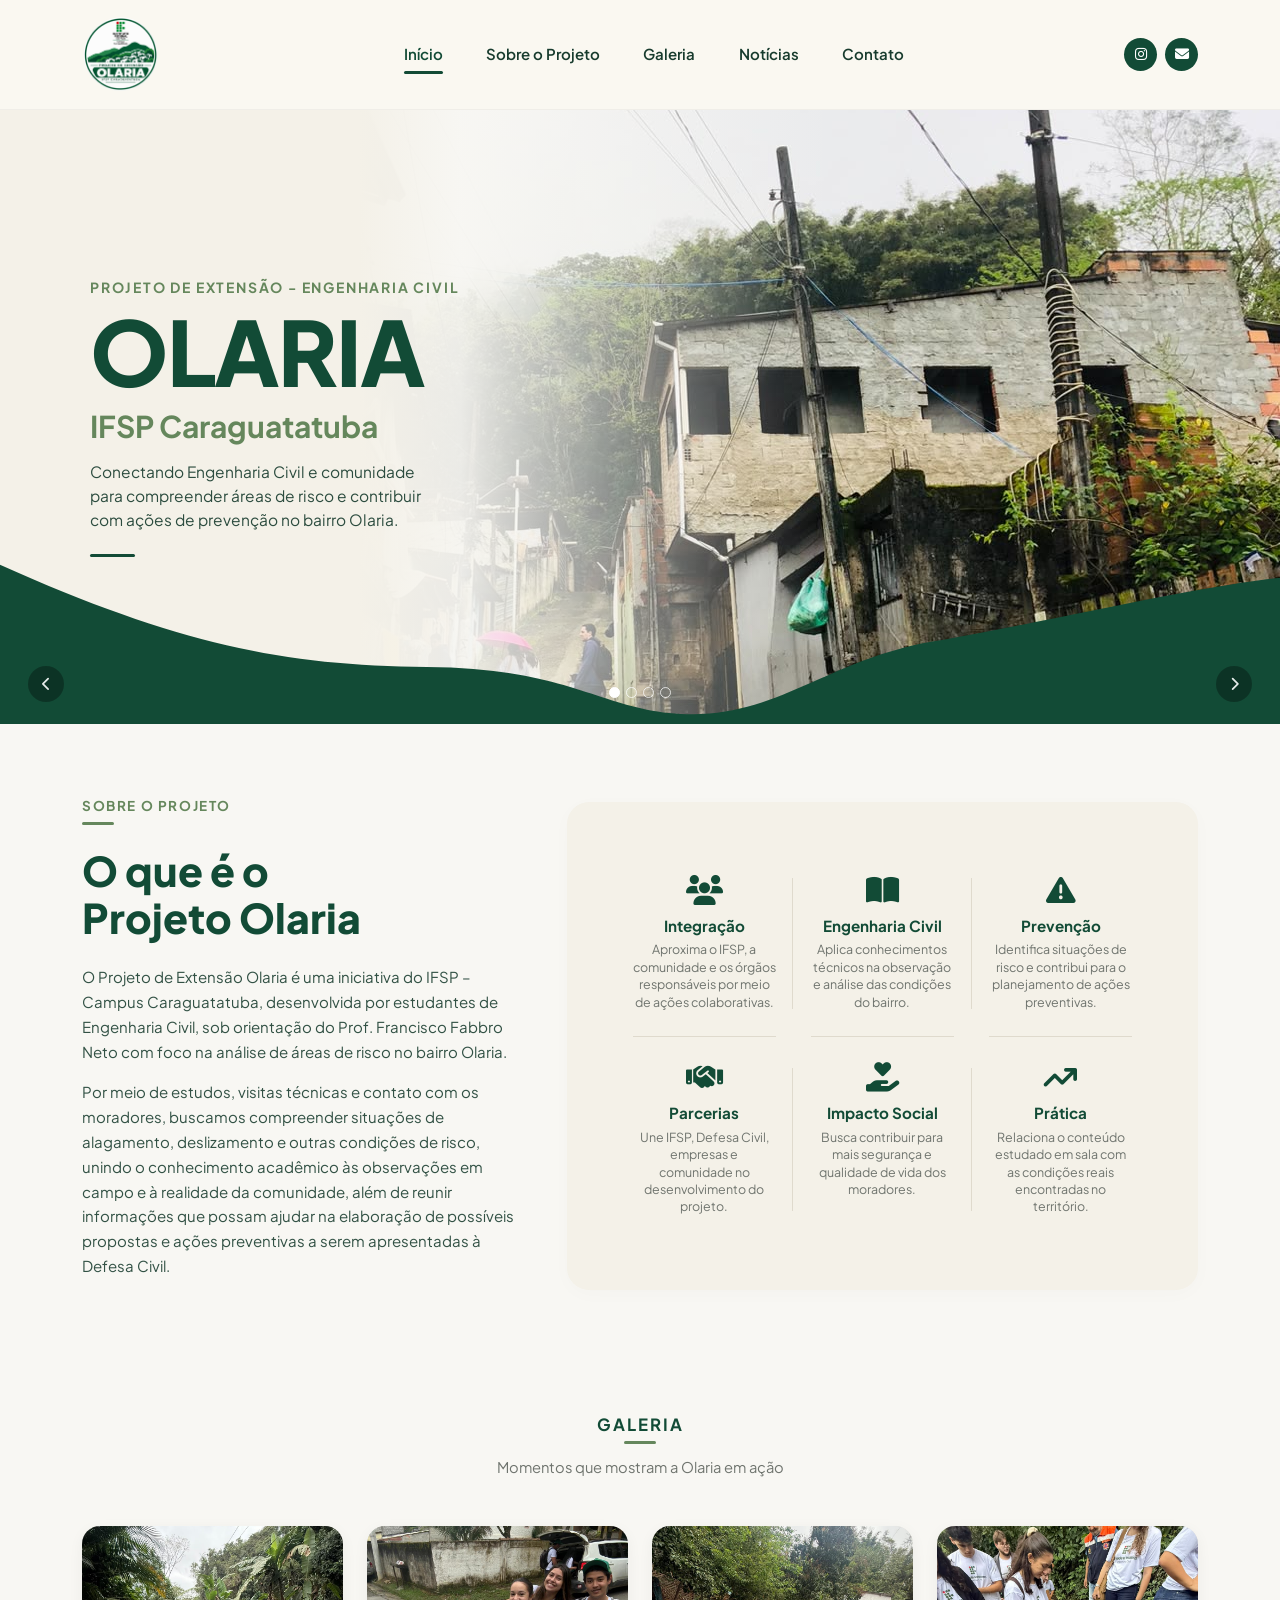
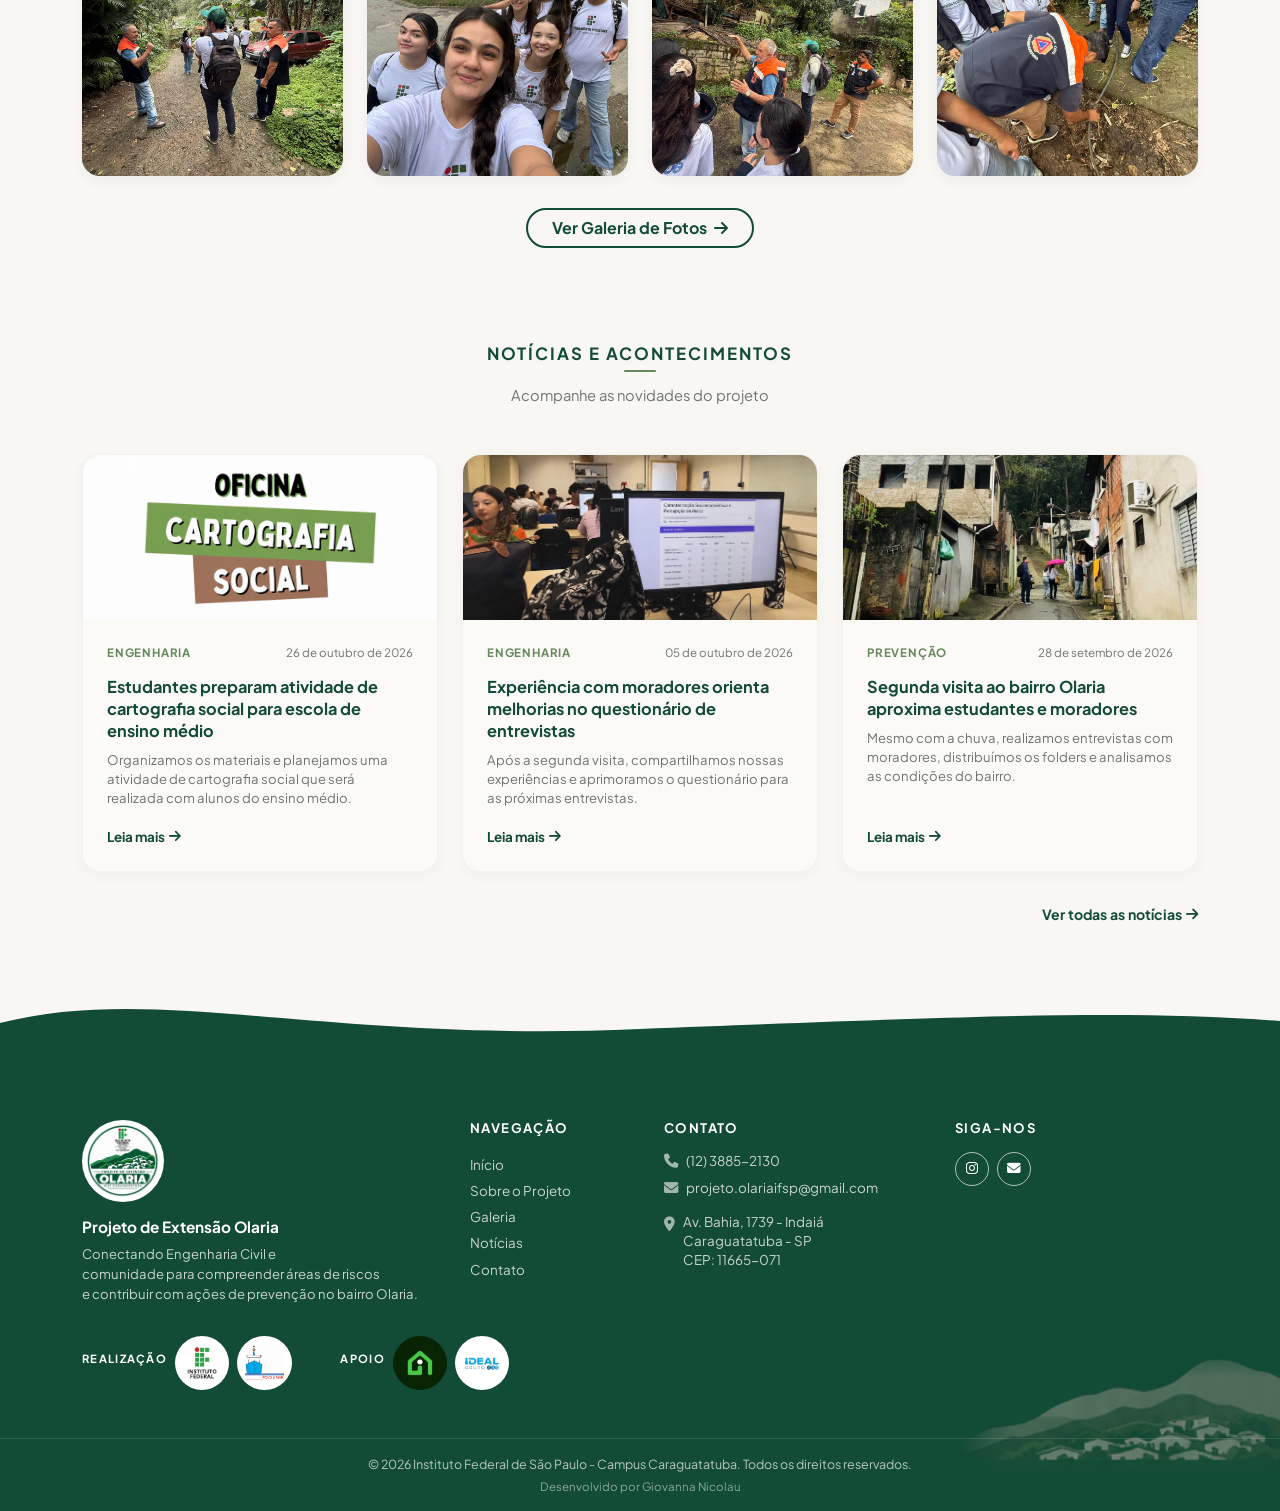
<file: index.html>
<!doctype html>
<html lang="pt-br">
  <head>
    <meta charset="UTF-8" />
    <meta name="viewport" content="width=device-width, initial-scale=1.0" />
    <title>Projeto de Extensão Olaria – IFSP Caraguatatuba</title>
    <meta name="description" content="Projeto de Extensão Olaria do IFSP Caraguatatuba: estudantes de Engenharia Civil analisam áreas de risco, alagamentos e deslizamentos no bairro Olaria com a comunidade e a Defesa Civil." />
    <meta name="robots" content="index, follow" />
    <link rel="canonical" href="https://projetoextensaoolaria.vercel.app/" />
    <meta property="og:type" content="website" />
    <meta property="og:locale" content="pt_BR" />
    <meta property="og:title" content="Projeto de Extensão Olaria – IFSP Caraguatatuba" />
    <meta property="og:description" content="Engenharia Civil, comunidade e Defesa Civil juntas na prevenção de riscos no bairro Olaria." />
    <meta property="og:url" content="https://projetoextensaoolaria.vercel.app/" />
    <meta property="og:image" content="https://projetoextensaoolaria.vercel.app/img/galeria22.jpeg" />
    <meta name="twitter:card" content="summary_large_image" />
    <meta name="twitter:title" content="Projeto de Extensão Olaria – IFSP Caraguatatuba" />
    <meta name="twitter:description" content="Conheça as ações de Engenharia Civil e prevenção de riscos no bairro Olaria." />
    <meta name="twitter:image" content="https://projetoextensaoolaria.vercel.app/img/galeria22.jpeg" />
    <script type="application/ld+json">
      {
        "@context": "https://schema.org",
        "@graph": [
          {
            "@type": "EducationalOrganization",
            "@id": "https://projetoextensaoolaria.vercel.app/#projeto",
            "name": "Projeto de Extensão Olaria",
            "description": "Iniciativa do IFSP Caraguatatuba desenvolvida por estudantes de Engenharia Civil para analisar áreas de risco e contribuir com ações de prevenção no bairro Olaria.",
            "url": "https://projetoextensaoolaria.vercel.app/",
            "parentOrganization": {
              "@type": "CollegeOrUniversity",
              "name": "Instituto Federal de São Paulo - Campus Caraguatatuba"
            },
            "sameAs": ["https://www.instagram.com/projeto.olaria_ifsp/"]
          },
          {
            "@type": "WebSite",
            "@id": "https://projetoextensaoolaria.vercel.app/#website",
            "name": "Projeto de Extensão Olaria",
            "url": "https://projetoextensaoolaria.vercel.app/",
            "inLanguage": "pt-BR",
            "publisher": { "@id": "https://projetoextensaoolaria.vercel.app/#projeto" }
          }
        ]
      }
    </script>

    <!-- Google Fonts: Plus Jakarta Sans -->
    <link rel="preconnect" href="https://fonts.googleapis.com" />
    <link rel="preconnect" href="https://fonts.gstatic.com" crossorigin />
    <link
      href="https://fonts.googleapis.com/css2?family=Plus+Jakarta+Sans:wght@400;500;600;700;800&display=swap"
      rel="stylesheet"
    />

    <!-- Bootstrap 5.3.8 CSS CDN -->
    <link
      rel="stylesheet"
      href="https://cdn.jsdelivr.net/npm/bootstrap@5.3.8/dist/css/bootstrap.min.css"
    />

    <!-- Font Awesome 6.7.2 CDN -->
    <link
      rel="stylesheet"
      href="https://cdnjs.cloudflare.com/ajax/libs/font-awesome/6.7.2/css/all.min.css"
    />

    <!-- Estilos Customizados -->
    <link rel="stylesheet" href="style.css" />
  </head>

  <body>
    <!-- ==========================================================================
         CABEÇALHO / NAVEGAÇÃO
         ========================================================================== -->
    <header class="site-header sticky-top">
      <nav
        class="navbar navbar-expand-lg navbar-light py-2 py-lg-3"
        aria-label="Navegação Principal"
      >
        <div
          class="container-xl d-flex align-items-center justify-content-between"
        >
          <!-- LOGOTIPO -->
          <a
            href="#inicio"
            class="navbar-brand p-0 me-2 me-lg-4"
            aria-label="Página Inicial - Projeto Olaria"
          >
            <img
              src="img/logo.png"
              alt="Projeto de Extensão Olaria - IFSP"
              class="navbar-logo"
              width="80"
              height="80"
            />
          </a>

          <!-- BOTÃO MENU MOBILE -->
          <button
            class="navbar-toggler border-0 shadow-none"
            type="button"
            data-bs-toggle="collapse"
            data-bs-target="#menuPrincipal"
            aria-controls="menuPrincipal"
            aria-expanded="false"
            aria-label="Abrir menu de navegação"
          >
            <span class="navbar-toggler-icon"></span>
          </button>

          <!-- LINKS DE NAVEGAÇÃO -->
          <div
            class="collapse navbar-collapse justify-content-center"
            id="menuPrincipal"
          >
            <ul class="navbar-nav gap-lg-3 my-2 my-lg-0 text-center">
              <li class="nav-item">
                <a class="nav-link active fw-semibold" href="index.html">Início</a>
              </li>
              <li class="nav-item">
                <a class="nav-link fw-semibold" href="#sobre"
                  >Sobre o Projeto</a
                >
              </li>
              <li class="nav-item">
                <a class="nav-link fw-semibold" href="galeria.html">Galeria</a>
              </li>
              <li class="nav-item">
                <a class="nav-link fw-semibold" href="noticias.html">Notícias</a>
              </li>
              <li class="nav-item">
                <a class="nav-link fw-semibold" href="#contato">Contato</a>
              </li>
            </ul>
          </div>

          <!-- REDES SOCIAIS -->
          <div class="d-none d-lg-flex align-items-center gap-2">
            <a
              href="https://www.instagram.com/projeto.olaria_ifsp?stkn=ejh3YmtyMnZ1MmV5"
              target="_blank"
              rel="noopener noreferrer"
              class="header-social-btn"
              aria-label="Instagram do projeto"
            >
              <i class="fa-brands fa-instagram"></i>
            </a>

            <a
              href="mailto:projeto.olariaifsp@gmail.com"
              class="header-social-btn"
              aria-label="Enviar e-mail para o projeto"
            >
              <i class="fa-solid fa-envelope"></i>
            </a>
          </div>
        </div>
      </nav>
    </header>

    <main>
      <!-- ==========================================================================
           BANNER PRINCIPAL / CARROSSEL
           ========================================================================== -->
      <section
        id="bannerOlaria"
        class="carousel slide carousel-fade banner"
        data-bs-ride="carousel"
        data-bs-interval="6000"
        aria-label="Destaques do Projeto Olaria"
      >
        <!-- Indicadores (4 bolinhas da base) -->
        <div class="carousel-indicators">
          <button
            type="button"
            data-bs-target="#bannerOlaria"
            data-bs-slide-to="0"
            class="active"
            aria-current="true"
            aria-label="Slide 1"
          ></button>
          <button
            type="button"
            data-bs-target="#bannerOlaria"
            data-bs-slide-to="1"
            aria-label="Slide 2"
          ></button>
          <button
            type="button"
            data-bs-target="#bannerOlaria"
            data-bs-slide-to="2"
            aria-label="Slide 3"
          ></button>
          <button
            type="button"
            data-bs-target="#bannerOlaria"
            data-bs-slide-to="3"
            aria-label="Slide 4"
          ></button>
        </div>

        <div class="carousel-inner">
          <!-- Slide 1 (Fiel ao Mockup) -->
          <div class="carousel-item active">
            <img
              src="img/galeria33.jpeg"
              class="banner-foto img-h position-rb"
              alt="Casas do bairro Olaria cercadas por montanhas e vegetação"
            />

            <div
              class="container-xl h-100 position-relative z-2 d-flex align-items-center"
            >
              <div class="banner-conteudo">
                <p class="banner-etiqueta">PROJETO DE EXTENSÃO - ENGENHARIA CIVIL</p>
                <h1 class="banner-titulo">OLARIA</h1>
                <h2 class="banner-subtitulo">IFSP Caraguatatuba</h2>
                <p class="banner-descricao">
                  Conectando Engenharia Civil e comunidade para compreender áreas de risco e contribuir com ações de prevenção no bairro Olaria.
                </p>
                <div class="banner-detalhe" aria-hidden="true"></div>
              </div>
            </div>
          </div>

          <!-- Slide 2 -->
          <div class="carousel-item">
            <img
              src="img/noticia3.jpeg"
              class="banner-foto"
              alt="Visão panorâmica da comunidade da Olaria"
            />

            <div
              class="container-xl h-100 position-relative z-2 d-flex align-items-center"
            >
              <div class="banner-conteudo">
                <p class="banner-etiqueta">PREVENÇÃO E COMUNIDADE</p>
                <h2 class="banner-titulo">PROTEÇÃO</h2>
                <h3 class="banner-subtitulo">Conhecer para prevenir</h3>
                <p class="banner-descricao">
                  Identificando áreas de risco e aproximando Engenharia Civil, Defesa Civil e comunidade para contribuir com a segurança dos moradores do bairro Olaria.
                </p>
                <div class="banner-detalhe" aria-hidden="true"></div>
              </div>
            </div>
          </div>

          <!-- Slide 3 -->
          <div class="carousel-item">
            <img
              src="img/galeria23.jpeg"
              class="banner-foto position-b img-h"
              alt="Visão panorâmica da comunidade da Olaria"
            />

            <div
              class="container-xl h-100 position-relative z-2 d-flex align-items-center"
            >
              <div class="banner-conteudo">
                <p class="banner-etiqueta">ENGENHARIA E PREVENÇÃO</p>
                <h2 class="banner-titulo">SEGURANÇA</h2>
                <h3 class="banner-subtitulo">Conhecer o território para agir</h3>
                <p class="banner-descricao">
                  Estudamos as áreas de risco do bairro Olaria para compreender situações de alagamento e deslizamento e contribuir com futuras ações de prevenção.
                </p>
                <div class="banner-detalhe" aria-hidden="true"></div>
              </div>
            </div>
          </div>

          <!-- Slide 4 -->
          <div class="carousel-item">
            <img
              src="img/galeria6.jpeg"
              class="banner-foto"
              alt="Visão panorâmica da comunidade da Olaria"
            />

            <div
              class="container-xl h-100 position-relative z-2 d-flex align-items-center"
            >
              <div class="banner-conteudo">
                <p class="banner-etiqueta">CONHECIMENTO EM AÇÃO</p>
                <h2 class="banner-titulo">PREVENÇÃO</h2>
                <h3 class="banner-subtitulo">Engenharia próxima da comunidade</h3>
                <p class="banner-descricao">
                  Levamos o conhecimento da Engenharia Civil para o território, buscando compreender os riscos do bairro e contribuir com soluções ao lado da Defesa Civil e dos moradores.
                </p>
                <div class="banner-detalhe" aria-hidden="true"></div>
              </div>
            </div>
          </div>
        </div>

        <!-- Curva verde orgânica inferior -->
        <svg
          class="banner-onda"
          viewBox="0 0 1440 160"
          preserveAspectRatio="none"
          aria-hidden="true"
        >
          <path
            d="M 0,11 C 200,85 320,105 480,106 C 650,107 680,150 780,150 C 880,150 940,95 1060,81 C 1200,60 1340,32 1440,23 L 1440,160 L 0,160 Z"
          />
        </svg>

        <!-- Botão Slide Anterior -->
        <button
          class="carousel-control-prev"
          type="button"
          data-bs-target="#bannerOlaria"
          data-bs-slide="prev"
          aria-label="Slide anterior"
        >
          <i class="fa-solid fa-chevron-left"></i>
        </button>

        <!-- Botão Próximo Slide -->
        <button
          class="carousel-control-next"
          type="button"
          data-bs-target="#bannerOlaria"
          data-bs-slide="next"
          aria-label="Próximo slide"
        >
          <i class="fa-solid fa-chevron-right"></i>
        </button>
      </section>

      <!-- ==========================================================================
           SEÇÃO: SOBRE O PROJETO
           ========================================================================== -->
      <section id="sobre" class="section-sobre py-5">
        <div class="container-xl py-lg-4">
          <div class="row align-items-center g-4 g-lg-5">
            <!-- Coluna de Texto à Esquerda -->
            <div class="col-lg-5">
              <span class="section-tag">SOBRE O PROJETO</span>
              <div class="section-tag-line"></div>

              <h2 class="sobre-title">O que é o<br />Projeto Olaria</h2>

              <p class="sobre-paragrafo mb-3">
                O Projeto de Extensão Olaria é uma iniciativa do IFSP – Campus Caraguatatuba, desenvolvida por estudantes de Engenharia Civil, sob orientação do Prof. Francisco Fabbro Neto com foco na análise de áreas de risco no bairro Olaria.
              </p>

              <p class="sobre-paragrafo mb-3">
                Por meio de estudos, visitas técnicas e contato com os moradores, buscamos compreender situações de alagamento, deslizamento e outras condições de risco, unindo o conhecimento acadêmico às observações em campo e à realidade da comunidade, além de reunir informações que possam ajudar na elaboração de possíveis propostas e ações preventivas a serem apresentadas à Defesa Civil.
              </p>
            </div>

            <!-- Coluna de Destaques à Direita (Grade Bege) -->
            <div class="col-lg-7" id="atividades">
              <div class="sobre-features-card p-3 p-sm-4 p-md-5">
                <div class="sobre-grid">
                  <!-- 1. Integração -->
                  <div class="sobre-grid-item text-center">
                    <i
                      class="fa-solid fa-users sobre-icon"
                      aria-hidden="true"
                    ></i>
                    <h3 class="sobre-item-title">Integração</h3>
                    <p class="sobre-item-desc">
                      Aproxima o IFSP, a comunidade e os órgãos responsáveis por meio de ações colaborativas.
                    </p>
                  </div>

                  <!-- 2. Educação -->
                  <div class="sobre-grid-item text-center">
                    <i
                      class="fa-solid fa-book-open sobre-icon"
                      aria-hidden="true"
                    ></i>
                    <h3 class="sobre-item-title">Engenharia Civil</h3>
                    <p class="sobre-item-desc">
                      Aplica conhecimentos técnicos na observação e análise das condições do bairro.
                    </p>
                  </div>

                  <!-- 3. Sustentabilidade -->
                  <div class="sobre-grid-item text-center">
                    <i class="fa-solid fa-triangle-exclamation sobre-icon" aria-hidden="true"></i>
                    <h3 class="sobre-item-title">Prevenção</h3>
                    <p class="sobre-item-desc">
                      Identifica situações de risco e contribui para o planejamento de ações preventivas.
                    </p>
                  </div>

                  <!-- 4. Parcerias -->
                  <div class="sobre-grid-item text-center">
                    <i
                      class="fa-solid fa-handshake sobre-icon"
                      aria-hidden="true"
                    ></i>
                    <h3 class="sobre-item-title">Parcerias</h3>
                    <p class="sobre-item-desc">
                      Une IFSP, Defesa Civil, empresas e comunidade no desenvolvimento do projeto.
                    </p>
                  </div>

                  <!-- 5. Impacto Social -->
                  <div class="sobre-grid-item text-center">
                    <i
                      class="fa-solid fa-hand-holding-heart sobre-icon"
                      aria-hidden="true"
                    ></i>
                    <h3 class="sobre-item-title">Impacto Social</h3>
                    <p class="sobre-item-desc">
                      Busca contribuir para mais segurança e qualidade de vida dos moradores.
                    </p>
                  </div>

                  <!-- 6. Desenvolvimento Local -->
                  <div class="sobre-grid-item text-center">
                    <i
                      class="fa-solid fa-arrow-trend-up sobre-icon"
                      aria-hidden="true"
                    ></i>
                    <h3 class="sobre-item-title">Prática</h3>
                    <p class="sobre-item-desc">
                      Relaciona o conteúdo estudado em sala com as condições reais encontradas no território.
                    </p>
                  </div>
                </div>
              </div>
            </div>
          </div>
        </div>
      </section>

      <!-- ==========================================================================
           SEÇÃO: GALERIA
           ========================================================================== -->
      <section id="galeria" class="section-galeria py-5">
        <div class="container-xl">
          <!-- Cabeçalho da Seção Centralizado -->
          <div class="text-center mb-4 mb-lg-5">
            <h2 class="section-heading">GALERIA</h2>
            <div class="heading-line mx-auto"></div>
            <p class="section-subtitle mb-0">
              Momentos que mostram a Olaria em ação
            </p>
          </div>

          <!-- Linha com as 4 Imagens + Botão de Avançar -->
          <div class="position-relative">
            <div class="row g-3 g-md-4" id="galeriaRow">
            </div>

            <!-- Botão Circular Verde de Avançar-->
            <!--<button
              class="gallery-nav-btn d-none d-md-flex"
              id="btnGaleriaNext"
              type="button"
              aria-label="Ver mais fotos da galeria"
            >
              <i class="fa-solid fa-arrow-right"></i>
            </button> -->
          </div>

          <!-- Indicadores de Cápsula da Galeria -->
          <!--<div class="gallery-indicators-wrap" id="galeriaIndicators">
            <span
              class="gallery-dot active"
              data-index="0"
              role="button"
              aria-label="Grupo 1 de fotos"
            ></span>
            <span
              class="gallery-dot"
              data-index="1"
              role="button"
              aria-label="Grupo 2 de fotos"
            ></span>
            <span
              class="gallery-dot"
              data-index="2"
              role="button"
              aria-label="Grupo 3 de fotos"
            ></span>
            <span
              class="gallery-dot"
              data-index="3"
              role="button"
              aria-label="Grupo 4 de fotos"
            ></span>
          </div> -->

          <!-- Botão para acessar a página de galeria -->
          <div class="text-center mt-4 pt-2">
            <a
              href="galeria.html"
              class="btn rounded-pill px-4 fw-bold"
              style="border: 2px solid var(--verde-escuro); color: var(--verde-escuro);"
            >
              Ver Galeria de Fotos <i class="fa-solid fa-arrow-right ms-1"></i>
            </a>
          </div>
        </div>
      </section>

      <!-- ==========================================================================
           SEÇÃO: NOTÍCIAS E ACONTECIMENTOS
           ========================================================================== -->
      <section id="noticias" class="section-noticias py-5">
        <div class="container-xl">
          <!-- Cabeçalho Centralizado -->
          <div class="text-center mb-4 mb-lg-5">
            <h2 class="section-heading">NOTÍCIAS E ACONTECIMENTOS</h2>
            <div class="heading-line mx-auto"></div>
            <p class="section-subtitle mb-0">
              Acompanhe as novidades do projeto
            </p>
          </div>

          <!-- Grade de Notícias (Carregada Dinamicamente via JS com foreach: últimas 3 primeiro) -->
          <div class="row g-4" id="containerNoticiasHome">
            <!-- Cards inseridos dinamicamente pelo main.js -->
          </div>

          <!-- Link: Ver todas as notícias -->
          <div class="d-flex justify-content-end mt-4 pt-2">
            <a
              href="noticias.html"
              class="view-all-news fw-bold text-decoration-none"
            >
              Ver todas as notícias <i class="fa-solid fa-arrow-right ms-1"></i>
            </a>
          </div>
        </div>
      </section>
    </main>

    <!-- ==========================================================================
         RODAPÉ (FOOTER)
         ========================================================================== -->
    <!-- Onda superior do rodapé -->
    <svg
      class="footer-onda"
      viewBox="0 0 1440 50"
      preserveAspectRatio="none"
      aria-hidden="true"
    >
      <path
        d="M 0,25 C 180,5 360,35 720,28 C 1080,22 1260,18 1440,24 L 1440,50 L 0,50 Z"
      />
    </svg>

    <footer id="contato" class="site-footer text-white position-relative">
      <div class="container-xl py-5 position-relative z-2">
        <div class="row g-4 g-lg-5 align-items-start">
          <!-- Coluna 1: Logo e Descrição -->
          <div class="col-lg-4 col-md-6">
            <div class="d-flex flex-column">
              <div class="mb-3">
                <img
                  src="img/logo.png"
                  alt="Logotipo do Projeto Olaria"
                  class="footer-logo-img"
                  width="82"
                  height="82"
                />
              </div>

              <h4 class="footer-brand-title fw-bold mb-2">
                Projeto de Extensão Olaria
              </h4>
              <p class="footer-text mb-0">
                Conectando Engenharia Civil e<br />
                comunidade para compreender áreas de riscos<br />
                e contribuir com ações de prevenção no bairro Olaria.
              </p>

              <div class="d-flex flex-column flex-sm-row gap-sm-5">
                <div class="footer-apoio mt-4 d-flex align-items-center gap-2"><span class="footer-apoio-titulo">REALIZAÇÃO</span>
                  <div class="footer-apoio-logo mt-2">
                    <a href="https://www.ifspcaraguatatuba.edu.br/" target="_blank"><img src="img/ifsp.png" alt="IFSP"/></a>
                  </div> 
                  <div class="footer-apoio-logo mt-2">
                    <a href="https://www.ifspcaraguatatuba.edu.br/" target="_blank"><img src="img/PovoeMar.png" alt="IFSP"/></a>
                  </div>
                </div>
                <div class="footer-apoio mt-4 d-flex align-items-center gap-2"><span class="footer-apoio-titulo">APOIO</span>
                  <div class="footer-apoio-logo mt-2" style="background-color: #082403;">
                    <a href="https://www.instagram.com/litoral.madeiras/" target="_blank"><img src="img/parceiro2.png" alt="Litora Madeiras"/></a>
                  </div>
                  <div class="footer-apoio-logo mt-2">
                    <a href="https://idealgrupo.com.br/" target="_blank"><img src="img/parceiro.png" alt="Ideal"/></a>
                  </div>
                </div>
              </div>
            </div>
          </div>

          <!-- Coluna 2: Navegação -->
          <div class="col-lg-2 col-md-6 col-6">
            <h5 class="footer-col-title fw-bold text-uppercase mb-3">
              NAVEGAÇÃO
            </h5>
            <ul class="list-unstyled footer-links mb-0">
              <li><a href="index.html">Início</a></li>
              <li><a href="#sobre">Sobre o Projeto</a></li>
              <li><a href="#galeria">Galeria</a></li>
              <li><a href="#noticias">Notícias</a></li>
              <li><a href="#contato">Contato</a></li>
            </ul>
          </div>

          <!-- Coluna 3: Contato -->
          <div class="col-lg-3 col-md-6 col-6">
            <h5 class="footer-col-title fw-bold text-uppercase mb-3">
              CONTATO
            </h5>
            <ul class="list-unstyled footer-contact mb-0">
              <li class="mb-2 d-flex align-items-center">
                <i class="fa-solid fa-phone me-2" aria-hidden="true"></i>
                <span>(12) 3885-2130</span>
              </li>
              <li class="mb-3 d-flex align-items-center">
                <i class="fa-solid fa-envelope me-2" aria-hidden="true"></i>
                <span>projeto.olariaifsp@gmail.com</span>
              </li>
              <li class="d-flex align-items-start">
                <i
                  class="fa-solid fa-location-dot me-2 mt-1"
                  aria-hidden="true"
                ></i>
                <span>
                  Av. Bahia, 1739 - Indaiá<br />
                  Caraguatatuba - SP<br />
                  CEP: 11665-071
                </span>
              </li>
            </ul>
          </div>

          <!-- Coluna 4: Siga-nos -->
          <div class="col-lg-3 col-md-6">
            <h5 class="footer-col-title fw-bold text-uppercase mb-3">
              SIGA-NOS
            </h5>
            <div class="d-flex gap-2">
              <a
                href="https://www.instagram.com/projeto.olaria_ifsp?stkn=ejh3YmtyMnZ1MmV5"
                target="_blank"
                rel="noopener noreferrer"
                class="footer-social-btn"
                aria-label="Instagram"
              >
                <i class="fa-brands fa-instagram"></i>
              </a>
              <a
                href="mailto:projeto.olariaifsp@gmail.com"
                class="footer-social-btn"
                aria-label="E-mail"
              >
                <i class="fa-solid fa-envelope"></i>
              </a>
            </div>
          </div>
        </div>
      </div>

      <!-- Direitos Autorais -->
      <div class="footer-bottom py-3 text-center position-relative z-2">
        <div class="container-xl">
          <p class="mb-0 copyright-text">
            © 2026 Instituto Federal de São Paulo - Campus Caraguatatuba. 
            Todos os direitos reservados.
          </p>
          <p class="mb-0 copyright-text" style="padding: 5px 0 0 0;">
            Desenvolvido por Giovanna Nicolau
          </p>
        </div>
      </div>
    </footer>

    <!-- ==========================================================================
         SCRIPTS: BOOTSTRAP 5.3.8 + JS CUSTOMIZADO
         ========================================================================== -->
    <script src="https://cdn.jsdelivr.net/npm/bootstrap@5.3.8/dist/js/bootstrap.bundle.min.js"></script>
    <script src="dados-noticias.js"></script>
    <script src="dados-galeria.js"></script>
    <script src="dados-galeriahome.js"></script>
    <script src="main.js"></script>
  </body>
</html>
</file>
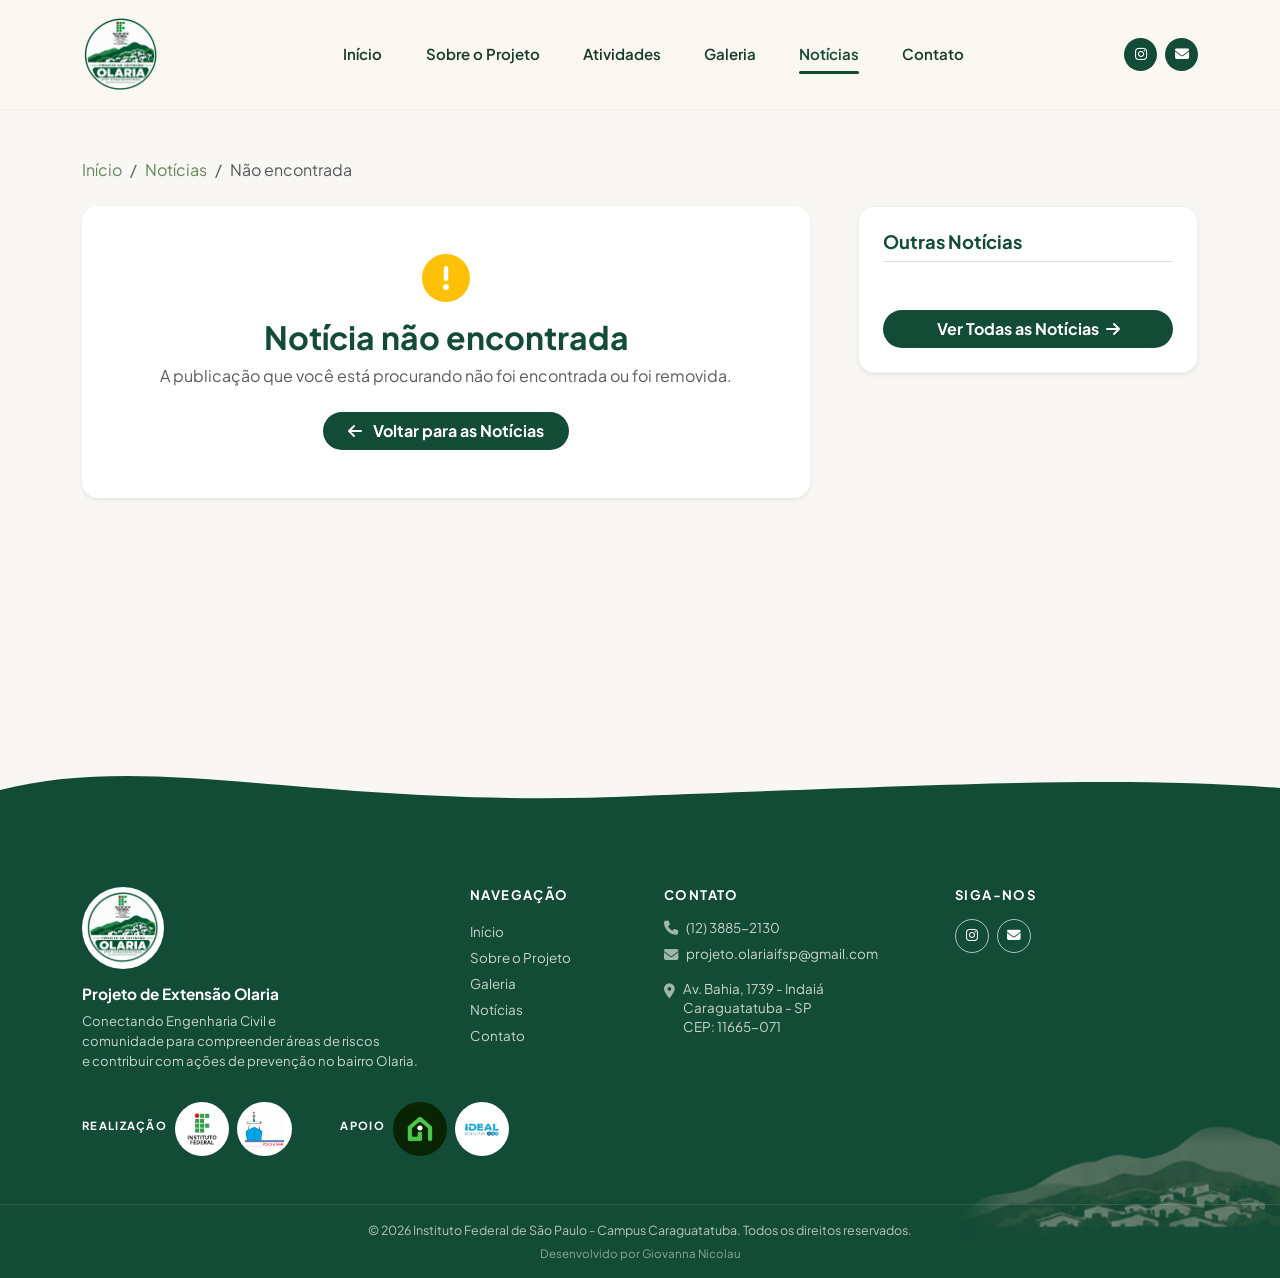
<file: noticia.html>
<!doctype html>
<html lang="pt-br">
  <head>
    <meta charset="UTF-8" />
    <meta name="viewport" content="width=device-width, initial-scale=1.0" />
    <title>Notícia – Projeto de Extensão Olaria</title>
    <meta name="description" content="Leia as notícias e os registros das ações do Projeto de Extensão Olaria, iniciativa de Engenharia Civil do IFSP Caraguatatuba." />
    <meta name="robots" content="index, follow" />
    <link rel="canonical" href="https://projetoextensaoolaria.vercel.app/noticia.html" />
    <meta property="og:type" content="article" />
    <meta property="og:locale" content="pt_BR" />
    <meta property="og:title" content="Notícia – Projeto de Extensão Olaria" />
    <meta property="og:description" content="Confira as atualizações do Projeto Olaria no bairro Olaria." />
    <meta property="og:url" content="https://projetoextensaoolaria.vercel.app/noticia.html" />
    <meta property="og:image" content="https://projetoextensaoolaria.vercel.app/img/noticia3.jpeg" />
    <meta name="twitter:card" content="summary_large_image" />
    <meta name="twitter:title" content="Notícia – Projeto de Extensão Olaria" />
    <meta name="twitter:description" content="Confira as atualizações do Projeto Olaria no bairro Olaria." />
    <meta name="twitter:image" content="https://projetoextensaoolaria.vercel.app/img/noticia3.jpeg" />
    <script id="dadosEstruturadosNoticia" type="application/ld+json"></script>

    <!-- Google Fonts: Plus Jakarta Sans -->
    <link rel="preconnect" href="https://fonts.googleapis.com" />
    <link rel="preconnect" href="https://fonts.gstatic.com" crossorigin />
    <link
      href="https://fonts.googleapis.com/css2?family=Plus+Jakarta+Sans:wght@400;500;600;700;800&display=swap"
      rel="stylesheet"
    />

    <!-- Bootstrap 5.3.8 CSS CDN -->
    <link
      rel="stylesheet"
      href="https://cdn.jsdelivr.net/npm/bootstrap@5.3.8/dist/css/bootstrap.min.css"
    />

    <!-- Font Awesome 6.7.2 CDN -->
    <link
      rel="stylesheet"
      href="https://cdnjs.cloudflare.com/ajax/libs/font-awesome/6.7.2/css/all.min.css"
    />

    <!-- Estilos Customizados -->
    <link rel="stylesheet" href="style.css" />
  </head>

  <body>
    <!-- ==========================================================================
         CABEÇALHO / NAVEGAÇÃO
         ========================================================================== -->
    <header class="site-header sticky-top">
      <nav
        class="navbar navbar-expand-lg navbar-light py-2 py-lg-3"
        aria-label="Navegação Principal"
      >
        <div
          class="container-xl d-flex align-items-center justify-content-between"
        >
          <!-- LOGOTIPO -->
          <a
            href="index.html#inicio"
            class="navbar-brand p-0 me-2 me-lg-4"
            aria-label="Página Inicial - Projeto Olaria"
          >
            <img
              src="img/logo.png"
              alt="Projeto de Extensão Olaria - IFSP"
              class="navbar-logo"
              width="80"
              height="80"
            />
          </a>

          <!-- BOTÃO MENU MOBILE -->
          <button
            class="navbar-toggler border-0 shadow-none"
            type="button"
            data-bs-toggle="collapse"
            data-bs-target="#menuPrincipal"
            aria-controls="menuPrincipal"
            aria-expanded="false"
            aria-label="Abrir menu de navegação"
          >
            <span class="navbar-toggler-icon"></span>
          </button>

          <!-- LINKS DE NAVEGAÇÃO -->
          <div
            class="collapse navbar-collapse justify-content-center"
            id="menuPrincipal"
          >
            <ul class="navbar-nav gap-lg-3 my-2 my-lg-0 text-center">
              <li class="nav-item">
                <a class="nav-link fw-semibold" href="index.html#inicio"
                  >Início</a
                >
              </li>
              <li class="nav-item">
                <a class="nav-link fw-semibold" href="index.html#sobre"
                  >Sobre o Projeto</a
                >
              </li>
              <li class="nav-item">
                <a class="nav-link fw-semibold" href="index.html#atividades"
                  >Atividades</a
                >
              </li>
              <li class="nav-item">
                <a class="nav-link fw-semibold" href="galeria.html">Galeria</a>
              </li>
              <li class="nav-item">
                <a class="nav-link active fw-semibold" href="noticias.html"
                  >Notícias</a
                >
              </li>
              <li class="nav-item">
                <a class="nav-link fw-semibold" href="index.html#contato"
                  >Contato</a
                >
              </li>
            </ul>
          </div>

          <!-- REDES SOCIAIS -->
          <div class="d-none d-lg-flex align-items-center gap-2">
            <a
              href="https://www.instagram.com/projeto.olaria_ifsp?stkn=ejh3YmtyMnZ1MmV5"
              target="_blank"
              rel="noopener noreferrer"
              class="header-social-btn"
              aria-label="Instagram"
            >
              <i class="fa-brands fa-instagram"></i>
            </a>
            <a
              href="mailto:projeto.olariaifsp@gmail.com"
              class="header-social-btn"
              aria-label="E-mail"
            >
              <i class="fa-solid fa-envelope"></i>
            </a>
          </div>
        </div>
      </nav>
    </header>

    <!-- ==========================================================================
         CONTEÚDO DINÂMICO DA NOTÍCIA
         ========================================================================== -->
    <main class="py-5" style="background-color: var(--fundo); min-height: 70vh">
      <div class="container-xl">
        <!-- Navegação Breadcrumb -->
        <nav aria-label="breadcrumb" class="mb-4">
          <ol class="breadcrumb mb-0">
            <li class="breadcrumb-item">
              <a
                href="index.html"
                class="text-decoration-none"
                style="color: var(--verde-claro)"
                >Início</a
              >
            </li>
            <li class="breadcrumb-item">
              <a
                href="noticias.html"
                class="text-decoration-none"
                style="color: var(--verde-claro)"
                >Notícias</a
              >
            </li>
            <li
              class="breadcrumb-item active text-truncate"
              style="max-width: 300px"
              id="breadcrumbTitulo"
              aria-current="page"
            >
              Carregando...
            </li>
          </ol>
        </nav>

        <div class="row g-4 g-lg-5">
          <!-- Coluna Principal do Artigo -->
          <div class="col-lg-8" id="colunaArtigo">
            <article
              class="bg-white p-4 p-md-5 rounded-4 shadow-sm border"
              style="border-color: rgba(0, 0, 0, 0.05) !important"
            >
              <!-- Categoria e Data -->
              <div
                class="d-flex flex-wrap align-items-center justify-content-between gap-2 mb-3"
              >
                <span
                  class="badge rounded-pill px-3 py-2 fw-bold text-uppercase"
                  id="noticiaCategoria"
                  style="
                    background-color: var(--creme);
                    color: var(--verde-principal);
                    font-size: 0.8rem;
                    letter-spacing: 1px;
                  "
                >
                  Categoria
                </span>
                <span
                  class="text-muted small d-flex align-items-center gap-1"
                  id="noticiaData"
                >
                  <i class="fa-regular fa-calendar"></i> <span>Data</span>
                </span>
              </div>

              <!-- Título da Notícia -->
              <h1
                class="fw-bolder mb-3"
                id="noticiaTitulo"
                style="
                  color: var(--verde-escuro);
                  font-size: clamp(1.8rem, 2.8vw, 2.4rem);
                  line-height: 1.2;
                "
              >
                Carregando notícia...
              </h1>

              <!-- Imagem Principal da Notícia -->
              <div
                class="rounded-4 overflow-hidden mb-4"
                style="max-height: 420px; background-color: var(--creme)"
              >
                <img
                  id="noticiaImg"
                  src=""
                  alt=""
                  class="w-100 h-100 object-fit-cover"
                  style="min-height: 250px"
                />
              </div>

              <!-- Conteúdo Formatado da Notícia -->
              <div
                class="article-body"
                id="noticiaConteudo"
                style="
                  font-size: 1.02rem;
                  line-height: 1.75;
                  color: var(--texto-principal);
                "
              >
                <!-- Conteúdo inserido dinamicamente via JS -->
              </div>

              <!-- Rodapé do Artigo e Compartilhamento -->
              <hr
                class="my-4 my-md-5"
                style="border-color: rgba(0, 0, 0, 0.08)"
              />

              <div
                class="d-flex flex-wrap align-items-center justify-content-between gap-3"
              >
                <a
                  href="index.html#noticias"
                  class="btn btn-outline-success rounded-pill px-4 fw-semibold"
                  style="
                    border-color: var(--verde-escuro);
                    color: var(--verde-escuro);
                  "
                >
                  <i class="fa-solid fa-arrow-left me-2"></i> Voltar ao Início
                </a>

                <div class="d-flex align-items-center gap-2">
                  <span class="small fw-bold text-muted me-1"
                    >Compartilhar:</span
                  >
                  <a
                    href="#"
                    id="shareWhatsApp"
                    target="_blank"
                    class="btn btn-sm rounded-circle d-inline-flex align-items-center justify-content-center"
                    style="
                      width: 36px;
                      height: 36px;
                      background-color: #25d366;
                      color: white;
                    "
                    aria-label="Compartilhar no WhatsApp"
                  >
                    <i class="fa-brands fa-whatsapp"></i>
                  </a>
                  <button
                    type="button"
                    id="btnCopiarLink"
                    class="btn btn-sm rounded-circle d-inline-flex align-items-center justify-content-center"
                    style="
                      width: 36px;
                      height: 36px;
                      background-color: var(--verde-escuro);
                      color: white;
                    "
                    aria-label="Copiar link"
                    title="Copiar Link"
                  >
                    <i class="fa-solid fa-link"></i>
                  </button>
                </div>
              </div>
            </article>
          </div>

          <!-- Coluna Lateral: Outras Notícias Recentes -->
          <div class="col-lg-4">
            <aside
              class="p-4 rounded-4 bg-white shadow-sm border"
              style="border-color: rgba(0, 0, 0, 0.05) !important"
            >
              <h3
                class="fw-bold mb-3 pb-2 border-bottom"
                style="color: var(--verde-escuro); font-size: 1.15rem"
              >
                Outras Notícias
              </h3>

              <div class="d-flex flex-column gap-3" id="listaOutrasNoticias">
                <!-- Inseridas dinamicamente via JS -->
              </div>

              <div class="mt-4 pt-2">
                <a
                  href="noticias.html"
                  class="btn w-100 rounded-pill fw-bold text-white"
                  style="background-color: var(--verde-escuro)"
                >
                  Ver Todas as Notícias
                  <i class="fa-solid fa-arrow-right ms-1"></i>
                </a>
              </div>
            </aside>
          </div>
        </div>
      </div>
    </main>

    <!-- ==========================================================================
         RODAPÉ (FOOTER)
         ========================================================================== -->
    <svg
      class="footer-onda"
      viewBox="0 0 1440 50"
      preserveAspectRatio="none"
      aria-hidden="true"
    >
      <path
        d="M 0,25 C 180,5 360,35 720,28 C 1080,22 1260,18 1440,24 L 1440,50 L 0,50 Z"
      />
    </svg>

    <footer id="contato" class="site-footer text-white position-relative">
      <div class="container-xl py-5 position-relative z-2">
        <div class="row g-4 g-lg-5 align-items-start">
          <div class="col-lg-4 col-md-6">
            <div class="d-flex flex-column">
              <div class="mb-3">
                <img
                  src="img/logo.png"
                  alt="Logotipo do Projeto Olaria"
                  class="footer-logo-img"
                  width="82"
                  height="82"
                />
              </div>

              <h4 class="footer-brand-title fw-bold mb-2">
                Projeto de Extensão Olaria
              </h4>
              <p class="footer-text mb-0">
                Conectando Engenharia Civil e<br />
                comunidade para compreender áreas de riscos<br />
                e contribuir com ações de prevenção no bairro Olaria.
              </p>
              <div class="d-flex flex-column flex-sm-row gap-sm-5">
                <div class="footer-apoio mt-4 d-flex align-items-center gap-2"><span class="footer-apoio-titulo">REALIZAÇÃO</span>
                  <div class="footer-apoio-logo mt-2">
                    <a href="https://www.ifspcaraguatatuba.edu.br/" target="_blank"><img src="img/ifsp.png" alt="IFSP"/></a>
                  </div> 
                  <div class="footer-apoio-logo mt-2">
                    <a href="https://www.ifspcaraguatatuba.edu.br/" target="_blank"><img src="img/PovoeMar.png" alt="IFSP"/></a>
                  </div>
                </div>
                <div class="footer-apoio mt-4 d-flex align-items-center gap-2"><span class="footer-apoio-titulo">APOIO</span>
                  <div class="footer-apoio-logo mt-2" style="background-color: #082403;">
                    <a href="https://www.instagram.com/litoral.madeiras/" target="_blank"><img src="img/parceiro2.png" alt="Litora Madeiras"/></a>
                  </div>
                  <div class="footer-apoio-logo mt-2">
                    <a href="https://idealgrupo.com.br/" target="_blank"><img src="img/parceiro.png" alt="Ideal"/></a>
                  </div>
                </div>
              </div>
            </div>
          </div>

          <div class="col-lg-2 col-md-6 col-6">
            <h5 class="footer-col-title fw-bold text-uppercase mb-3">
              NAVEGAÇÃO
            </h5>
            <ul class="list-unstyled footer-links mb-0">
              <li><a href="index.html">Início</a></li>
              <li><a href="index.html#sobre">Sobre o Projeto</a></li>
              <li><a href="galeria.html">Galeria</a></li>
              <li><a href="noticias.html">Notícias</a></li>
              <li><a href="index.html#contato">Contato</a></li>
            </ul>
          </div>

          <div class="col-lg-3 col-md-6 col-6">
            <h5 class="footer-col-title fw-bold text-uppercase mb-3">
              CONTATO
            </h5>
            <ul class="list-unstyled footer-contact mb-0">
              <li class="mb-2 d-flex align-items-center">
                <i class="fa-solid fa-phone me-2" aria-hidden="true"></i>
                <span>(12) 3885-2130</span>
              </li>
              <li class="mb-3 d-flex align-items-center">
                <i class="fa-solid fa-envelope me-2" aria-hidden="true"></i>
                <span>projeto.olariaifsp@gmail.com</span>
              </li>
              <li class="d-flex align-items-start">
                <i
                  class="fa-solid fa-location-dot me-2 mt-1"
                  aria-hidden="true"
                ></i>
                <span>
                  Av. Bahia, 1739 - Indaiá<br />
                  Caraguatatuba - SP<br />
                  CEP: 11665-071
                </span>
              </li>
            </ul>
          </div>

          <div class="col-lg-3 col-md-6">
            <h5 class="footer-col-title fw-bold text-uppercase mb-3">
              SIGA-NOS
            </h5>
            <div class="d-flex gap-2">
              <a
                href="https://www.instagram.com/projeto.olaria_ifsp?stkn=ejh3YmtyMnZ1MmV5"
                target="_blank"
                rel="noopener noreferrer"
                class="footer-social-btn"
                aria-label="Instagram"
              >
                <i class="fa-brands fa-instagram"></i>
              </a>
              <a
                href="mailto:projeto.olariaifsp@gmail.com"
                class="footer-social-btn"
                aria-label="E-mail"
              >
                <i class="fa-solid fa-envelope"></i>
              </a>
            </div>
          </div>
        </div>
      </div>

      <div class="footer-bottom py-3 text-center position-relative z-2">
        <div class="container-xl">
          <p class="mb-0 copyright-text">
            © 2026 Instituto Federal de São Paulo - Campus Caraguatatuba. Todos
            os direitos reservados.
          </p>
          <p class="mb-0 copyright-text" style="padding: 5px 0 0 0">
            Desenvolvido por Giovanna Nicolau
          </p>
        </div>
      </div>
    </footer>

    <!-- Bootstrap Bundle JS -->
    <script src="https://cdn.jsdelivr.net/npm/bootstrap@5.3.8/dist/js/bootstrap.bundle.min.js"></script>

    <!-- Base de dados das Notícias -->
    <script src="dados-noticias.js"></script>

    <!-- Script de Carregamento Dinâmico da Notícia Selecionada -->
    <script>
      document.addEventListener("DOMContentLoaded", () => {
        const urlParams = new URLSearchParams(window.location.search);
        const noticiaId = parseInt(urlParams.get("id"), 10);

        const dados = window.noticiasDados || [];
        const noticiaAtual = dados.find((item) => item.id === noticiaId);

        if (!noticiaAtual) {
          // Caso o ID não exista ou não seja informado
          const colunaArtigo = document.getElementById("colunaArtigo");
          colunaArtigo.innerHTML = `
            <div class="bg-white p-5 rounded-4 text-center shadow-sm">
              <i class="fa-solid fa-circle-exclamation text-warning mb-3" style="font-size: 3rem;"></i>
              <h2 class="fw-bold mb-2" style="color: var(--verde-escuro);">Notícia não encontrada</h2>
              <p class="text-muted mb-4">A publicação que você está procurando não foi encontrada ou foi removida.</p>
              <a href="index.html#noticias" class="btn rounded-pill px-4 fw-bold text-white" style="background-color: var(--verde-escuro);">
                <i class="fa-solid fa-arrow-left me-2"></i> Voltar para as Notícias
              </a>
            </div>
          `;
          document.getElementById("breadcrumbTitulo").textContent =
            "Não encontrada";
          return;
        }

        // Atualização do título da página
        document.title = `${noticiaAtual.titulo} – Projeto Olaria`;
        const urlNoticia = window.location.href;
        const descricaoNoticia = noticiaAtual.descricao;
        document.querySelector('meta[name="description"]').setAttribute("content", descricaoNoticia);
        document.querySelector('link[rel="canonical"]').setAttribute("href", urlNoticia);
        document.querySelector('meta[property="og:title"]').setAttribute("content", document.title);
        document.querySelector('meta[property="og:description"]').setAttribute("content", descricaoNoticia);
        document.querySelector('meta[property="og:url"]').setAttribute("content", urlNoticia);
        document.querySelector('meta[property="og:image"]').setAttribute(
          "content",
          new URL(noticiaAtual.img, window.location.href).href,
        );
        document.querySelector('meta[name="twitter:title"]').setAttribute("content", document.title);
        document.querySelector('meta[name="twitter:description"]').setAttribute("content", descricaoNoticia);
        document.querySelector('meta[name="twitter:image"]')?.setAttribute(
          "content",
          new URL(noticiaAtual.img, window.location.href).href,
        );
        const dataPublicacao = noticiaAtual.data
          .replace(" de ", "-")
          .replace(" de ", "-")
          .replace("janeiro", "01")
          .replace("fevereiro", "02")
          .replace("março", "03")
          .replace("abril", "04")
          .replace("maio", "05")
          .replace("junho", "06")
          .replace("julho", "07")
          .replace("agosto", "08")
          .replace("setembro", "09")
          .replace("outubro", "10")
          .replace("novembro", "11")
          .replace("dezembro", "12");
        document.getElementById("dadosEstruturadosNoticia").textContent = JSON.stringify({
          "@context": "https://schema.org",
          "@type": "NewsArticle",
          "headline": noticiaAtual.titulo,
          "description": descricaoNoticia,
          "image": [new URL(noticiaAtual.img, window.location.href).href],
          "datePublished": dataPublicacao.split("-").reverse().join("-"),
          "dateModified": dataPublicacao.split("-").reverse().join("-"),
          "author": {
            "@type": "Organization",
            "name": "Projeto de Extensão Olaria - IFSP Caraguatatuba",
          },
          "publisher": {
            "@type": "Organization",
            "name": "Instituto Federal de São Paulo - Campus Caraguatatuba",
          },
          "mainEntityOfPage": { "@type": "WebPage", "@id": urlNoticia },
          "inLanguage": "pt-BR",
        });
        document.getElementById("breadcrumbTitulo").textContent =
          noticiaAtual.titulo;

        // População dos elementos dinâmicos
        document.getElementById("noticiaCategoria").textContent =
          noticiaAtual.categoria;
        document.getElementById("noticiaData").innerHTML =
          `<i class="fa-regular fa-calendar me-1"></i> ${noticiaAtual.data}`;
        document.getElementById("noticiaTitulo").textContent =
          noticiaAtual.titulo;

        const imgEl = document.getElementById("noticiaImg");
        imgEl.src = noticiaAtual.img;
        imgEl.alt = noticiaAtual.titulo;

        document.getElementById("noticiaConteudo").innerHTML =
          noticiaAtual.conteudo;

        // Link de Compartilhamento WhatsApp
        const shareWhatsApp = document.getElementById("shareWhatsApp");
        if (shareWhatsApp) {
          const shareUrl = encodeURIComponent(window.location.href);
          const shareText = encodeURIComponent(
            `${noticiaAtual.titulo} - Projeto Olaria IFSP`,
          );
          shareWhatsApp.href = `https://api.whatsapp.com/send?text=${shareText}%20${shareUrl}`;
        }

        // Botão de Copiar Link
        const btnCopiarLink = document.getElementById("btnCopiarLink");
        if (btnCopiarLink) {
          btnCopiarLink.addEventListener("click", () => {
            navigator.clipboard.writeText(window.location.href).then(() => {
              btnCopiarLink.innerHTML = '<i class="fa-solid fa-check"></i>';
              btnCopiarLink.title = "Copiado!";
              setTimeout(() => {
                btnCopiarLink.innerHTML = '<i class="fa-solid fa-link"></i>';
                btnCopiarLink.title = "Copiar Link";
              }, 2000);
            });
          });
        }

        // População das Outras Notícias na Barra Lateral
        const listaOutrasNoticias = document.getElementById(
          "listaOutrasNoticias",
        );
        if (listaOutrasNoticias) {
          const outras = dados
            .filter((item) => item.id !== noticiaId)
            .slice(-4)
            .reverse();
          outras.forEach((item) => {
            const itemCard = document.createElement("a");
            itemCard.href = `noticia.html?id=${item.id}`;
            itemCard.className =
              "d-flex gap-3 text-decoration-none p-2 rounded-3 text-reset sidebar-news-item";
            itemCard.innerHTML = `
              <img src="${item.img}" alt="${item.titulo}" class="rounded-3 object-fit-cover flex-shrink-0" width="75" height="70" />
              <div class="d-flex flex-column justify-content-center">
                <span class="small fw-bold" style="color: var(--verde-claro); font-size: 0.72rem;">${item.categoria}</span>
                <h4 class="fw-bold mb-1 line-clamp-2" style="color: var(--verde-escuro); font-size: 0.88rem; line-height: 1.3;">
                  ${item.titulo}
                </h4>
                <span class="text-muted" style="font-size: 0.72rem;">${item.data}</span>
              </div>
            `;
            listaOutrasNoticias.appendChild(itemCard);
          });
        }
      });
    </script>
  </body>
</html>
</file>
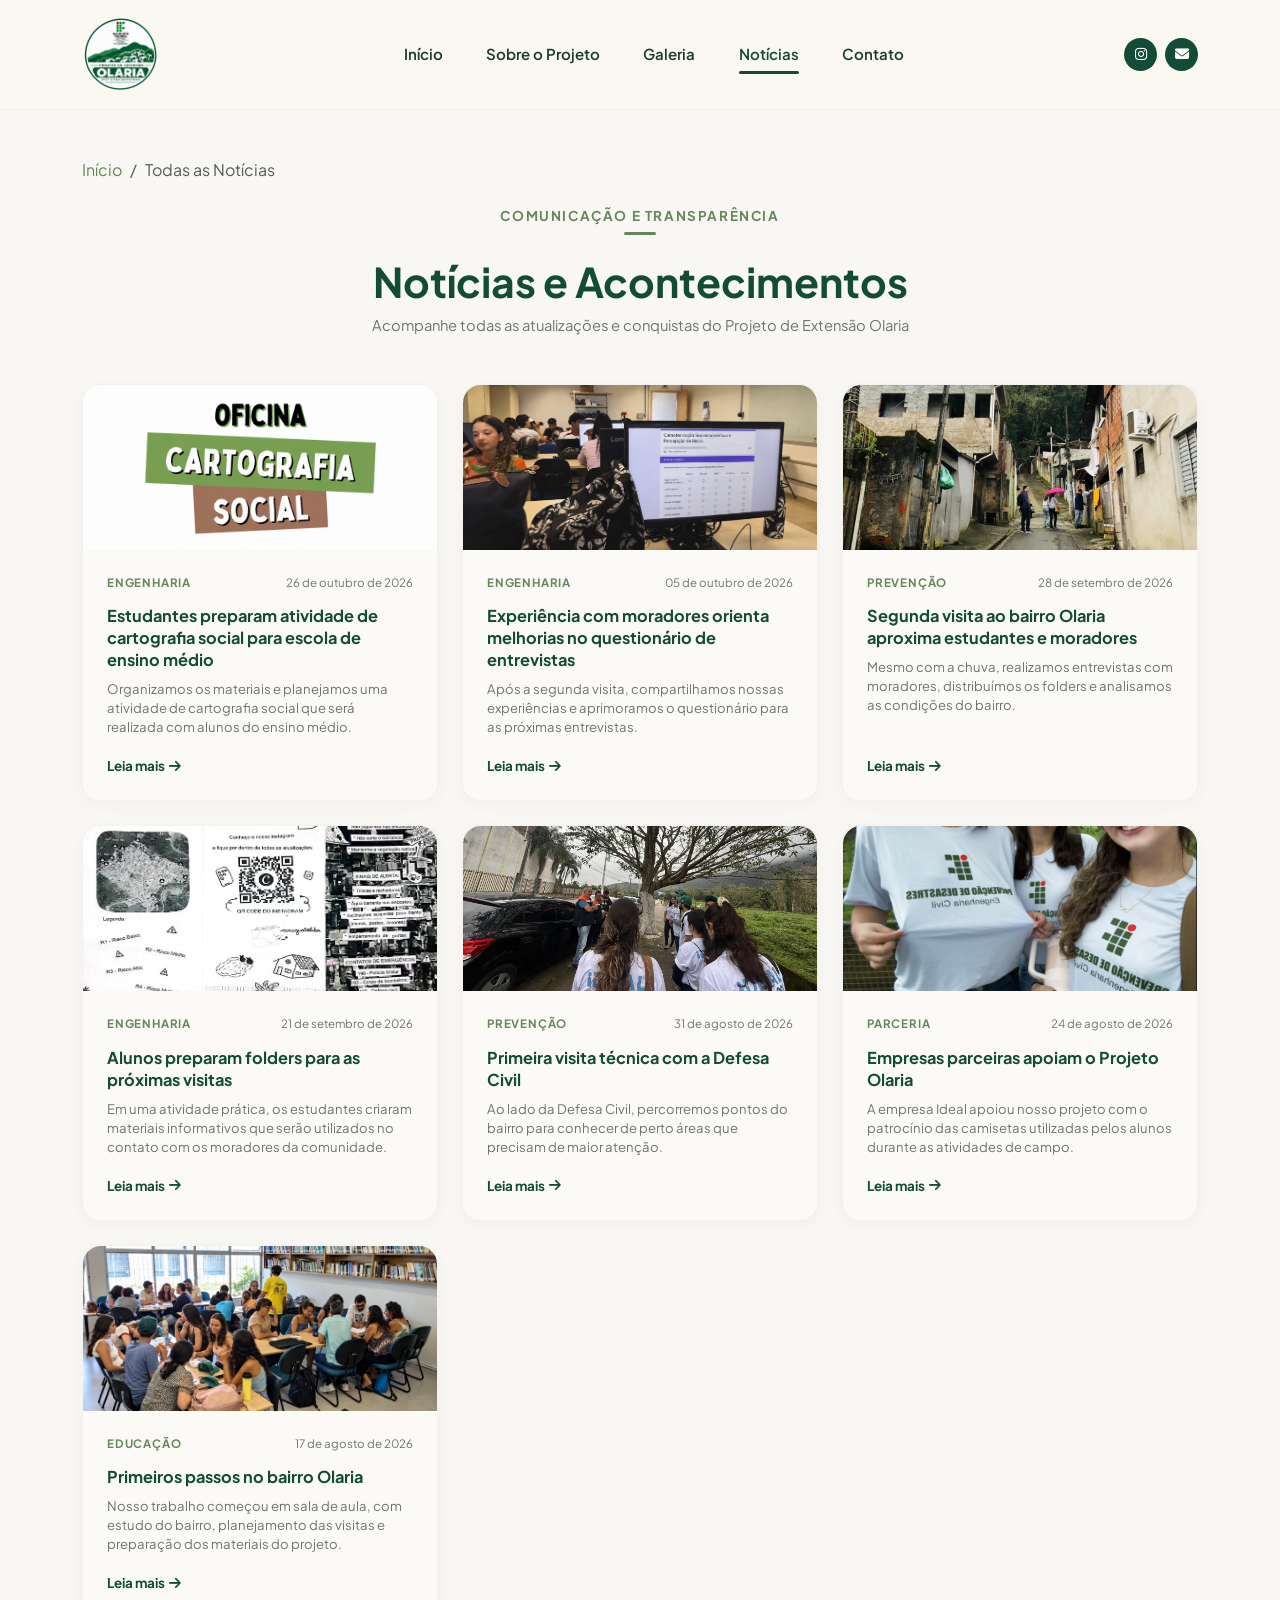
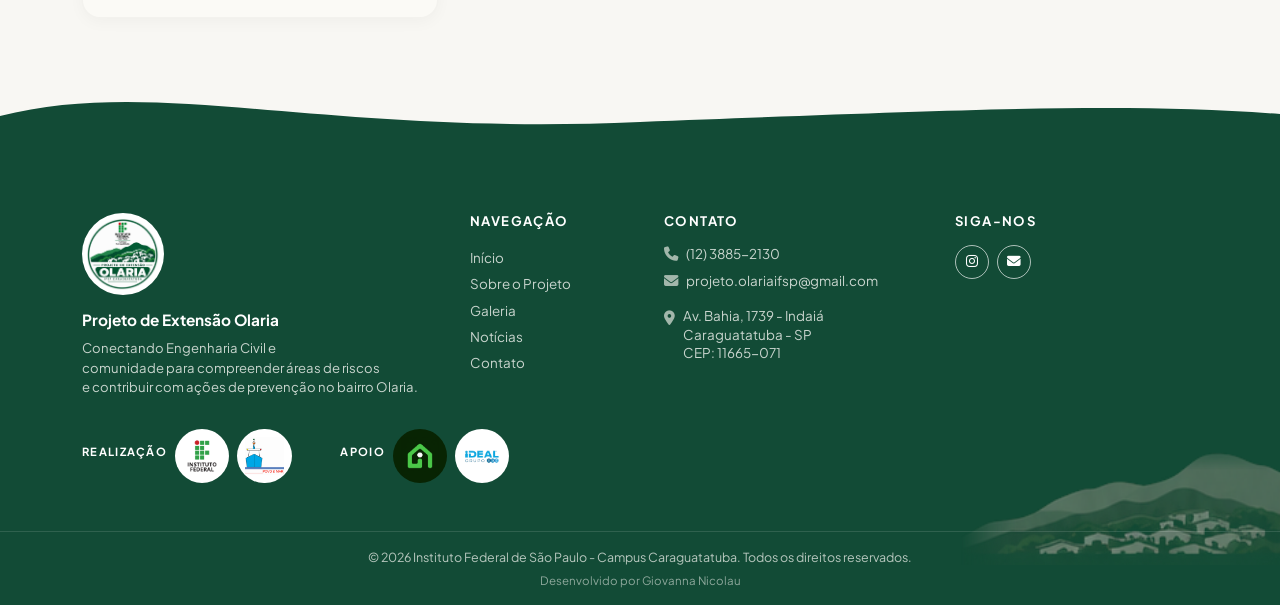
<file: noticias.html>
<!doctype html>
<html lang="pt-br">
  <head>
    <meta charset="UTF-8" />
    <meta name="viewport" content="width=device-width, initial-scale=1.0" />
    <title>Todas as Notícias – Projeto de Extensão Olaria</title>
    <meta name="description" content="Notícias e acontecimentos do Projeto de Extensão Olaria: preparação, parcerias e visitas técnicas de Engenharia Civil no bairro Olaria." />
    <meta name="robots" content="index, follow" />
    <link rel="canonical" href="https://projetoextensaoolaria.vercel.app/noticias.html" />
    <meta property="og:type" content="website" />
    <meta property="og:locale" content="pt_BR" />
    <meta property="og:title" content="Notícias – Projeto de Extensão Olaria" />
    <meta property="og:description" content="Acompanhe as etapas e os resultados do Projeto Olaria no IFSP Caraguatatuba." />
    <meta property="og:url" content="https://projetoextensaoolaria.vercel.app/noticias.html" />
    <meta property="og:image" content="https://projetoextensaoolaria.vercel.app/img/noticia3.jpeg" />
    <meta name="twitter:card" content="summary_large_image" />
    <script type="application/ld+json">
      {
        "@context": "https://schema.org",
        "@type": "CollectionPage",
        "name": "Notícias do Projeto de Extensão Olaria",
        "description": "Atualizações sobre as ações do Projeto Olaria no bairro Olaria.",
        "url": "https://projetoextensaoolaria.vercel.app/noticias.html",
        "inLanguage": "pt-BR",
        "isPartOf": { "@id": "https://projetoextensaoolaria.vercel.app/#website" }
      }
    </script>

    <!-- Google Fonts: Plus Jakarta Sans -->
    <link rel="preconnect" href="https://fonts.googleapis.com" />
    <link rel="preconnect" href="https://fonts.gstatic.com" crossorigin />
    <link
      href="https://fonts.googleapis.com/css2?family=Plus+Jakarta+Sans:wght@400;500;600;700;800&display=swap"
      rel="stylesheet"
    />

    <!-- Bootstrap 5.3.8 CSS CDN -->
    <link
      rel="stylesheet"
      href="https://cdn.jsdelivr.net/npm/bootstrap@5.3.8/dist/css/bootstrap.min.css"
    />

    <!-- Font Awesome 6.7.2 CDN -->
    <link
      rel="stylesheet"
      href="https://cdnjs.cloudflare.com/ajax/libs/font-awesome/6.7.2/css/all.min.css"
    />

    <!-- Estilos Customizados -->
    <link rel="stylesheet" href="style.css" />
  </head>

  <body>
    <!-- CABEÇALHO / NAVEGAÇÃO -->
    <header class="site-header sticky-top">
      <nav class="navbar navbar-expand-lg navbar-light py-2 py-lg-3" aria-label="Navegação Principal">
        <div class="container-xl d-flex align-items-center justify-content-between">
          <a href="index.html#inicio" class="navbar-brand p-0 me-2 me-lg-4" aria-label="Página Inicial">
            <img
              src="img/logo.png"
              alt="Projeto de Extensão Olaria - IFSP"
              class="navbar-logo"
              width="80"
              height="80"
            />
          </a>

          <button
            class="navbar-toggler border-0 shadow-none"
            type="button"
            data-bs-toggle="collapse"
            data-bs-target="#menuPrincipal"
            aria-controls="menuPrincipal"
            aria-expanded="false"
            aria-label="Abrir menu de navegação"
          >
            <span class="navbar-toggler-icon"></span>
          </button>

          <div class="collapse navbar-collapse justify-content-center" id="menuPrincipal">
            <ul class="navbar-nav gap-lg-3 my-2 my-lg-0 text-center">
              <li class="nav-item"><a class="nav-link fw-semibold" href="index.html">Início</a></li>
              <li class="nav-item"><a class="nav-link fw-semibold" href="index.html#sobre">Sobre o Projeto</a></li>
              <li class="nav-item"><a class="nav-link fw-semibold" href="galeria.html">Galeria</a></li>
              <li class="nav-item"><a class="nav-link active fw-semibold" href="noticias.html">Notícias</a></li>
              <li class="nav-item"><a class="nav-link fw-semibold" href="index.html#contato">Contato</a></li>
            </ul>
          </div>

          <div class="d-none d-lg-flex align-items-center gap-2">
            <a href="https://www.instagram.com/projeto.olaria_ifsp?stkn=ejh3YmtyMnZ1MmV5" target="_blank" rel="noopener noreferrer" class="header-social-btn" aria-label="Instagram">
              <i class="fa-brands fa-instagram"></i>
            </a>
            <a href="mailto:projeto.olariaifsp@gmail.com" class="header-social-btn" aria-label="E-mail">
              <i class="fa-solid fa-envelope"></i>
            </a>
          </div>
        </div>
      </nav>
    </header>

    <!-- LISTAGEM DE NOTÍCIAS -->
    <main class="py-5" style="background-color: var(--fundo); min-height: 75vh;">
      <div class="container-xl">
        <!-- Breadcrumb -->
        <nav aria-label="breadcrumb" class="mb-4">
          <ol class="breadcrumb mb-0">
            <li class="breadcrumb-item">
              <a href="index.html" class="text-decoration-none" style="color: var(--verde-claro);">Início</a>
            </li>
            <li class="breadcrumb-item active" aria-current="page">Todas as Notícias</li>
          </ol>
        </nav>

        <!-- Título da Página -->
        <div class="text-center mb-4 mb-lg-5">
          <span class="section-tag">COMUNICAÇÃO E TRANSPARÊNCIA</span>
          <div class="section-tag-line mx-auto"></div>
          <h1 class="fw-bolder mb-2" style="color: var(--verde-escuro); font-size: clamp(2rem, 3.2vw, 2.7rem);">
            Notícias e Acontecimentos
          </h1>
          <p class="section-subtitle mb-0">
            Acompanhe todas as atualizações e conquistas do Projeto de Extensão Olaria
          </p>
        </div>

        <!-- Grade Dinâmica com Todas as Notícias -->
        <div class="row g-4" id="gradeTodasNoticias">
          <!-- Renderizado dinamicamente via JS com forEach -->
        </div>
      </div>
    </main>

    <!-- RODAPÉ -->
    <svg
      class="footer-onda"
      viewBox="0 0 1440 50"
      preserveAspectRatio="none"
      aria-hidden="true"
    >
      <path
        d="M 0,25 C 180,5 360,35 720,28 C 1080,22 1260,18 1440,24 L 1440,50 L 0,50 Z"
      />
    </svg>

    <footer id="contato" class="site-footer text-white position-relative">
      <div class="container-xl py-5 position-relative z-2">
        <div class="row g-4 g-lg-5 align-items-start">
          <div class="col-lg-4 col-md-6">
            <div class="d-flex flex-column">
              <div class="mb-3">
                <img
                  src="img/logo.png"
                  alt="Logotipo do Projeto Olaria"
                  class="footer-logo-img"
                  width="82"
                  height="82"
                />
              </div>

              <h4 class="footer-brand-title fw-bold mb-2">Projeto de Extensão Olaria</h4>
              <p class="footer-text mb-0">
                Conectando Engenharia Civil e<br />
                comunidade para compreender áreas de riscos<br />
                e contribuir com ações de prevenção no bairro Olaria.
              </p>
              <div class="d-flex flex-column flex-sm-row gap-sm-5">
                <div class="footer-apoio mt-4 d-flex align-items-center gap-2"><span class="footer-apoio-titulo">REALIZAÇÃO</span>
                  <div class="footer-apoio-logo mt-2">
                    <a href="https://www.ifspcaraguatatuba.edu.br/" target="_blank"><img src="img/ifsp.png" alt="IFSP"/></a>
                  </div> 
                  <div class="footer-apoio-logo mt-2">
                    <a href="https://www.ifspcaraguatatuba.edu.br/" target="_blank"><img src="img/PovoeMar.png" alt="IFSP"/></a>
                  </div>
                </div>
                <div class="footer-apoio mt-4 d-flex align-items-center gap-2"><span class="footer-apoio-titulo">APOIO</span>
                  <div class="footer-apoio-logo mt-2" style="background-color: #082403;">
                    <a href="https://www.instagram.com/litoral.madeiras/" target="_blank"><img src="img/parceiro2.png" alt="Litora Madeiras"/></a>
                  </div>
                  <div class="footer-apoio-logo mt-2">
                    <a href="https://idealgrupo.com.br/" target="_blank"><img src="img/parceiro.png" alt="Ideal"/></a>
                  </div>
                </div>
              </div>
            </div>
          </div>

          <div class="col-lg-2 col-md-6 col-6">
            <h5 class="footer-col-title fw-bold text-uppercase mb-3">NAVEGAÇÃO</h5>
            <ul class="list-unstyled footer-links mb-0">
              <li><a href="index.html">Início</a></li>
              <li><a href="index.html#sobre">Sobre o Projeto</a></li>
              <li><a href="galeria.html">Galeria</a></li>
              <li><a href="noticias.html">Notícias</a></li>
              <li><a href="index.html#contato">Contato</a></li>
            </ul>
          </div>

          <div class="col-lg-3 col-md-6 col-6">
            <h5 class="footer-col-title fw-bold text-uppercase mb-3">CONTATO</h5>
            <ul class="list-unstyled footer-contact mb-0">
              <li class="mb-2 d-flex align-items-center">
                <i class="fa-solid fa-phone me-2" aria-hidden="true"></i>
                <span>(12) 3885-2130</span>
              </li>
              <li class="mb-3 d-flex align-items-center">
                <i class="fa-solid fa-envelope me-2" aria-hidden="true"></i>
                <span>projeto.olariaifsp@gmail.com</span>
              </li>
              <li class="d-flex align-items-start">
                <i class="fa-solid fa-location-dot me-2 mt-1" aria-hidden="true"></i>
                <span>
                  Av. Bahia, 1739 - Indaiá<br />
                  Caraguatatuba - SP<br />
                  CEP: 11665-071
                </span>
              </li>
            </ul>
          </div>

          <div class="col-lg-3 col-md-6">
            <h5 class="footer-col-title fw-bold text-uppercase mb-3">SIGA-NOS</h5>
            <div class="d-flex gap-2">
              <a href="https://www.instagram.com/projeto.olaria_ifsp?stkn=ejh3YmtyMnZ1MmV5" target="_blank" rel="noopener noreferrer" class="footer-social-btn" aria-label="Instagram">
                <i class="fa-brands fa-instagram"></i>
              </a>
              <a href="mailto:projeto.olariaifsp@gmail.com" class="footer-social-btn" aria-label="E-mail">
                <i class="fa-solid fa-envelope"></i>
              </a>
            </div>
          </div>
        </div>
      </div>

      <div class="footer-bottom py-3 text-center position-relative z-2">
        <div class="container-xl">
          <p class="mb-0 copyright-text">
            © 2026 Instituto Federal de São Paulo - Campus Caraguatatuba. 
            Todos os direitos reservados.
          </p>
          <p class="mb-0 copyright-text" style="padding: 5px 0 0 0;">
            Desenvolvido por Giovanna Nicolau
          </p>
        </div>
      </div>
    </footer>

    <!-- Bootstrap Bundle JS -->
    <script src="https://cdn.jsdelivr.net/npm/bootstrap@5.3.8/dist/js/bootstrap.bundle.min.js"></script>

    <!-- Base de dados -->
    <script src="dados-noticias.js"></script>

    <!-- Script de Renderização de Todas as Notícias com forEach -->
    <script>
      document.addEventListener("DOMContentLoaded", () => {
        const gradeTodasNoticias = document.getElementById("gradeTodasNoticias");
        const dados = window.noticiasDados || [];

        // Exibe todas as notícias em ordem decrescente (mais recentes primeiro)
        const noticiasOrdenadas = [...dados].reverse();

        noticiasOrdenadas.forEach((noticia) => {
          const col = document.createElement("div");
          col.className = "col-md-6 col-lg-4";
          col.innerHTML = `
            <article class="news-card h-100 d-flex flex-column">
              <div class="news-img-wrap">
                <a href="noticia.html?id=${noticia.id}" aria-label="Ler notícia completa: ${noticia.titulo}">
                  <img
                    src="${noticia.img}"
                    alt="${noticia.titulo}"
                    loading="lazy"
                  />
                </a>
              </div>
              <div class="p-4 d-flex flex-column flex-grow-1">
                <div class="d-flex justify-content-between align-items-center mb-2">
                  <span class="news-category">${noticia.categoria}</span>
                  <span class="news-date">${noticia.data}</span>
                </div>
                <h3 class="news-title">
                  <a href="noticia.html?id=${noticia.id}" class="text-decoration-none" style="color: inherit;">
                    ${noticia.titulo}
                  </a>
                </h3>
                <p class="news-desc">
                  ${noticia.descricao}
                </p>
                <a href="noticia.html?id=${noticia.id}" class="news-link mt-auto fw-bold text-decoration-none">
                  Leia mais <i class="fa-solid fa-arrow-right ms-1"></i>
                </a>
              </div>
            </article>
          `;
          gradeTodasNoticias.appendChild(col);
        });
      });
    </script>
  </body>
</html>
</file>
<file: style.css>
* {
  margin: 0;
  padding: 0;
  box-sizing: border-box;
}

:root {
  --verde-principal: #0b5d3b;
  --verde-escuro: #124b36;
  --verde-claro: #65875c;
  --verde-medio: #2f7d4a;
  --verde-suave: #6fa56f;

  --off-white: #faf8f1;
  --creme: #f4f1e8;
  --branco: #ffffff;
  --fundo: #f8f7f3;

  --texto-principal: #173b2d;
  --texto-secundario: #6f746e;
}

html {
  scroll-behavior: smooth;
}

body {
  font-family:
    "Plus Jakarta Sans",
    system-ui,
    -apple-system,
    sans-serif;
  background-color: var(--fundo);
  color: var(--texto-principal);
  overflow-x: hidden;
}

/* ==========================================================================
   1. NAVBAR / HEADER
   ========================================================================== */
.site-header {
  background-color: var(--off-white);
  border-bottom: 1px solid rgba(0, 0, 0, 0.04);
  z-index: 1030;
}

.navbar-logo {
  height: clamp(65px, 6vw, 82px);
  width: auto;
  object-fit: contain;
}

.site-header .nav-link {
  color: var(--texto-principal);
  font-size: 0.94rem;
  position: relative;
  padding: 0.5rem 0.85rem !important;
  transition: color 0.2s ease;
}

.site-header .nav-link:hover,
.site-header .nav-link:focus,
.site-header .nav-link.active {
  color: var(--verde-escuro);
}

/* Linha verde do item ativo */
.site-header .nav-link.active::after {
  content: "";
  position: absolute;
  bottom: 0;
  left: 0.85rem;
  right: 0.85rem;
  height: 2.5px;
  background-color: var(--verde-escuro);
  border-radius: 2px;
}

/* Botões circulares das redes sociais no header */
.header-social-btn {
  width: 33px;
  height: 33px;
  border-radius: 50%;
  background-color: var(--verde-escuro);
  color: var(--branco) !important;
  display: inline-flex;
  align-items: center;
  justify-content: center;
  font-size: 0.88rem;
  text-decoration: none;
  transition:
    transform 0.2s ease,
    background-color 0.2s ease;
}

.header-social-btn:hover {
  background-color: var(--verde-principal);
  transform: translateY(-2px);
}

/* ==========================================================================
   2. BANNER / CARROSSEL PRINCIPAL
   ========================================================================== */
.banner {
  position: relative;
  overflow: hidden;
  background-color: var(--fundo);
}

.banner .carousel-item {
  position: relative;
  height: clamp(480px, 48vw, 680px);
}

.img-h{
  transform: scaleX(-1);
}
.banner-foto {
  position: absolute;
  inset: 0;
  width: 100%;
  height: 100%;
  object-fit: cover;

  /* Prioriza um pouco mais a parte direita da fotografia */
  object-position: 62% right;

  /* Garante que a fotografia mantenha suas cores originais */
  opacity: 1;
  filter: none;
}

/* Gradiente de transição entre o fundo claro e a imagem */
.banner .carousel-item::after {
  content: "";
  position: absolute;
  inset: 0;
  z-index: 1;
  background: linear-gradient(
    to right,
    var(--creme) 0%,
    var(--creme) 28%,
    rgba(248, 247, 243, 0.94) 36%,
    rgba(248, 247, 243, 0.55) 48%,
    rgba(248, 247, 243, 0) 65%
  );
}

.banner-conteudo {
  position: relative;
  z-index: 2;
  max-width: 480px;
  padding-left: 0.5rem;
}

.banner-etiqueta {
  color: var(--verde-claro);
  font-size: 14px;
  font-weight: 700;
  letter-spacing: 1.8px;
  text-transform: uppercase;
  margin-bottom: 10px;
}

.banner-titulo {
  color: var(--verde-escuro);
  font-size: clamp(48px, 7vw, 92px);
  line-height: 0.95;
  font-weight: 800;
  letter-spacing: -2px;
  margin-bottom: 14px;
}

.banner-subtitulo {
  color: var(--verde-claro);
  font-size: clamp(20px, 2.4vw, 30px);
  font-weight: 700;
  margin-bottom: 16px;
}

.banner-descricao {
  max-width: 360px;
  font-size: 15.5px;
  line-height: 1.55;
  color: var(--texto-principal);
  opacity: 0.9;
  margin-bottom: 0;
}

.banner-detalhe {
  width: 45px;
  height: 3px;
  margin-top: 22px;
  background: var(--verde-escuro);
  border-radius: 2px;
}

/* Onda orgânica inferior verde escura */
.banner-onda {
  position: absolute;
  bottom: -1px;
  left: 0;
  width: 100%;
  height: 28%;
  min-height: 90px;
  z-index: 3;
  pointer-events: none;
  fill: var(--verde-escuro);
}

/* Setas de navegação do carrossel na base */
.banner .carousel-control-prev,
.banner .carousel-control-next {
  top: auto;
  bottom: 22px;
  width: 36px;
  height: 36px;
  border-radius: 50%;
  background: rgba(0, 0, 0, 0.35);
  opacity: 0.9;
  z-index: 5;
  transition: all 0.2s ease;
  border: none;
}

.banner .carousel-control-prev:hover,
.banner .carousel-control-next:hover {
  background: rgba(0, 0, 0, 0.6);
  opacity: 1;
}

.banner .carousel-control-prev {
  left: 28px;
}

.banner .carousel-control-next {
  right: 28px;
}

.banner .carousel-control-prev i,
.banner .carousel-control-next i {
  font-size: 14px;
  color: var(--branco);
}

/* Indicadores de bolinha na base da onda */
.banner .carousel-indicators {
  bottom: 26px;
  margin-bottom: 0;
  z-index: 5;
  gap: 6px;
}

.banner .carousel-indicators button {
  box-sizing: border-box;
  width: 11px;
  height: 11px;
  margin: 0;
  border: 1.5px solid var(--branco);
  border-radius: 50%;
  background: transparent;
  opacity: 0.75;
  transition: all 0.25s ease;
}

.banner .carousel-indicators button.active {
  background: var(--branco);
  opacity: 1;
}

/* ==========================================================================
   3. SEÇÃO: SOBRE O PROJETO
   ========================================================================== */
.section-sobre {
  background-color: var(--fundo);
}

.section-tag {
  color: var(--verde-claro);
  font-size: 13.5px;
  font-weight: 700;
  letter-spacing: 1.6px;
  display: block;
}

.section-tag-line {
  width: 32px;
  height: 2.5px;
  background-color: var(--verde-claro);
  margin-top: 6px;
  margin-bottom: 22px;
  border-radius: 2px;
}

.sobre-title {
  color: var(--verde-escuro);
  font-size: clamp(2rem, 3.2vw, 2.65rem);
  font-weight: 800;
  line-height: 1.15;
  margin-bottom: 1.5rem;
}

.sobre-paragrafo {
  color: var(--texto-principal);
  font-size: 0.94rem;
  line-height: 1.65;
  opacity: 0.88;
}

/* Card bege com a grade de 6 destaques */
.sobre-features-card {
  background-color: var(--creme);
  border-radius: 22px;
  box-shadow: 0 4px 20px rgba(0, 0, 0, 0.02);
}

.sobre-grid {
  display: grid;
  grid-template-columns: repeat(3, 1fr);
  position: relative;
}

.sobre-grid-item {
  padding: 1.6rem 1.1rem;
  position: relative;
  display: flex;
  flex-direction: column;
  align-items: center;
  justify-content: flex-start;
}

/* Divisórias verticais entre colunas */
.sobre-grid-item:not(:nth-child(3n))::after {
  content: "";
  position: absolute;
  top: 15%;
  right: 0;
  bottom: 15%;
  width: 1px;
  background-color: #dfdacd;
}

/* Divisória horizontal entre linha 1 e linha 2 */
.sobre-grid-item:nth-child(-n + 3)::before {
  content: "";
  position: absolute;
  left: 10%;
  right: 10%;
  bottom: 0;
  height: 1px;
  background-color: #dfdacd;
}

.sobre-icon {
  font-size: 1.85rem;
  color: var(--verde-escuro);
  margin-bottom: 0.75rem;
}

.sobre-item-title {
  font-size: 0.95rem;
  font-weight: 700;
  color: var(--verde-escuro);
  margin-bottom: 0.4rem;
}

.sobre-item-desc {
  font-size: 0.78rem;
  line-height: 1.4;
  color: var(--texto-secundario);
  margin-bottom: 0;
}

/* ==========================================================================
   4. SEÇÃO: GALERIA
   ========================================================================== */
.section-galeria {
  background-color: var(--fundo);
}

.section-heading {
  color: var(--verde-escuro);
  font-size: 1.05rem;
  font-weight: 700;
  letter-spacing: 2px;
  margin-bottom: 6px;
}

.heading-line {
  width: 32px;
  height: 2.5px;
  background-color: var(--verde-claro);
  margin-bottom: 12px;
  border-radius: 2px;
}

.section-subtitle {
  color: var(--texto-secundario);
  font-size: 0.92rem;
}

.gallery-card {
  border-radius: 18px;
  overflow: hidden;
  height: clamp(200px, 20vw, 250px);
  background-color: #e8e5dc;
  box-shadow: 0 4px 15px rgba(0, 0, 0, 0.05);
}

.gallery-card img {
  width: 100%;
  height: 100%;
  object-fit: cover;
  transition: transform 0.35s ease;
}

.gallery-card:hover img {
  transform: scale(1.04);
}

/* Botão de avançar na lateral direita da galeria */
.gallery-nav-btn {
  position: absolute;
  right: -16px;
  top: 50%;
  transform: translateY(-50%);
  width: 38px;
  height: 38px;
  border-radius: 50%;
  background-color: var(--verde-escuro);
  color: var(--branco);
  border: none;
  display: flex;
  align-items: center;
  justify-content: center;
  z-index: 10;
  cursor: pointer;
  box-shadow: 0 4px 12px rgba(18, 75, 54, 0.3);
  transition:
    background-color 0.2s ease,
    transform 0.2s ease;
}

.gallery-nav-btn:hover {
  background-color: var(--verde-principal);
  transform: translateY(-50%) scale(1.05);
}

/* Indicadores da galeria (cápsulas) */
.gallery-indicators-wrap {
  display: flex;
  align-items: center;
  justify-content: center;
  gap: 6px;
  margin-top: 1.5rem;
}

.gallery-dot {
  display: inline-block;
  height: 7px;
  border-radius: 4px;
  cursor: pointer;
  transition: all 0.25s ease;
}

.gallery-dot.active {
  width: 22px;
  background-color: var(--verde-escuro);
}

.gallery-dot:not(.active) {
  width: 10px;
  background-color: #d8d6cc;
}

/* ==========================================================================
   5. SEÇÃO: NOTÍCIAS E ACONTECIMENTOS
   ========================================================================== */
.section-noticias {
  background-color: var(--fundo);
}

.news-card {
  background-color: #fbfaf6;
  border-radius: 18px;
  box-shadow: 0 4px 16px rgba(0, 0, 0, 0.035);
  border: 1px solid rgba(0, 0, 0, 0.03);
  transition:
    transform 0.25s ease,
    box-shadow 0.25s ease;
}

.news-card:hover {
  transform: translateY(-4px);
  box-shadow: 0 8px 24px rgba(0, 0, 0, 0.07);
}

.news-img-wrap {
  height: 165px;
  overflow: hidden;
  border-top-left-radius: 18px;
  border-top-right-radius: 18px;
}

.news-img-wrap img {
  width: 100%;
  height: 100%;
  object-fit: cover;
  transition: transform 0.35s ease;
}

.news-card:hover .news-img-wrap img {
  transform: scale(1.04);
}

.news-category {
  color: var(--verde-claro);
  font-size: 0.72rem;
  letter-spacing: 0.8px;
  font-weight: 700;
}

.news-date {
  color: var(--texto-secundario);
  font-size: 0.72rem;
}

.news-title {
  color: var(--verde-escuro);
  font-size: 1.02rem;
  font-weight: 700;
  line-height: 1.35;
  margin-top: 6px;
  margin-bottom: 8px;
}

.news-desc {
  color: var(--texto-secundario);
  font-size: 0.82rem;
  line-height: 1.45;
  margin-bottom: 1.25rem;
}

.news-link {
  color: var(--verde-escuro);
  font-size: 0.84rem;
  display: inline-flex;
  align-items: center;
  transition:
    color 0.2s ease,
    gap 0.2s ease;
}

.news-link i {
  transition: transform 0.2s ease;
}

.news-link:hover {
  color: var(--verde-principal);
}

.news-link:hover i {
  transform: translateX(4px);
}

.view-all-news {
  color: var(--verde-escuro);
  font-size: 0.88rem;
  display: inline-flex;
  align-items: center;
  transition: color 0.2s ease;
}

.view-all-news i {
  transition: transform 0.2s ease;
}

.view-all-news:hover {
  color: var(--verde-principal);
}

.view-all-news:hover i {
  transform: translateX(4px);
}

cite {
  fonte-size: 15px;
}

/* ==========================================================================
   6. RODAPÉ (FOOTER)
   ========================================================================== */
.footer-onda {
  display: block;
  width: 100%;
  height: 100px;
  fill: var(--verde-escuro);
  margin-bottom: -1px;
}

.site-footer {
  background-color: var(--verde-escuro);
  background-image: url("img/footer_art.png");
  background-repeat: no-repeat;
  background-position: right bottom 2.5rem;
  background-size: auto 130px;
}

.footer-logo-img {
  width: 82px;
  height: 82px;
  border-radius: 50%;
  background-color: var(--branco);
  padding: 3px;
  object-fit: contain;
}

.footer-brand-title {
  font-size: 0.96rem;
  color: var(--branco);
}

.footer-text {
  color: #c9d5ce;
  font-size: 0.82rem;
  line-height: 1.5;
}

.footer-col-title {
  color: var(--branco);
  font-size: 0.82rem;
  letter-spacing: 1.4px;
}

.footer-links a {
  color: #c9d5ce;
  text-decoration: none;
  font-size: 0.84rem;
  line-height: 1.95;
  display: block;
  transition: color 0.2s ease;
}

.footer-links a:hover {
  color: var(--branco);
}

.footer-contact li {
  color: #c9d5ce;
  font-size: 0.84rem;
  line-height: 1.4;
}

.footer-contact i {
  color: #a2b7ab;
  font-size: 0.9rem;
}

.footer-social-btn {
  width: 34px;
  height: 34px;
  border-radius: 50%;
  border: 1.2px solid rgba(255, 255, 255, 0.65);
  color: var(--branco) !important;
  display: inline-flex;
  align-items: center;
  justify-content: center;
  font-size: 0.85rem;
  text-decoration: none;
  transition: all 0.2s ease;
}

.footer-social-btn:hover {
  background-color: rgba(255, 255, 255, 0.2);
  border-color: var(--branco);
  transform: translateY(-2px);
}

.footer-bottom {
  border-top: 1px solid rgba(255, 255, 255, 0.12);
}

.copyright-text {
  color: #b7c7be;
  font-size: 0.78rem;
}

.footer-bottom p:last-child {
  font-size: 0.72rem;
  opacity: 0.75;
}

.footer-apoio-titulo {
  display: block;
  color: #ffffff;
  font-size: 0.7rem;
  font-weight: 700;
  letter-spacing: 1.3px;
}

.footer-apoio-logo {
  width: fit-content;
  padding: 8px 8px;
  background-color: #ffffff;
  border-radius: 50px;
}

.footer-apoio-logo img {
  display: block;
  max-width: 90px;
  max-height: 38px;
  object-fit: contain;
}

.footer-contact span {
  overflow-wrap: anywhere;
  word-break: break-word;
}

/* =========================================
   FORMATAÇÃO DAS NOTÍCIAS
========================================= */
.article-body p {
  text-align: justify;
}

/* Corpo do texto */
.noticia-conteudo {
  font-size: 16px;
  line-height: 1.75;
  color: #333333;
}

/* Parágrafos */
.noticia-conteudo p {
  text-align: justify;
  text-justify: inter-word;
  hyphens: auto;

  margin-top: 0;
  margin-bottom: 18px;

  /* Sem recuo no início do parágrafo */
  text-indent: 0;
}

/* Primeiro parágrafo da notícia */
.noticia-conteudo .subtitulo {
  font-size: 16px;
  line-height: 1.75;
  font-weight: 400;
  text-align: justify;
  margin-bottom: 22px;
}

/* Palavras destacadas */
.noticia-conteudo strong {
  font-weight: 600;
  color: inherit;
}

/* Citação */
.noticia-conteudo blockquote {
  margin: 28px 0;
  padding: 18px 22px;

  background-color: var(--creme);
  border-left: 4px solid var(--verde-escuro);
  border-radius: 8px;
}

/* Texto da citação */
.noticia-conteudo blockquote p {
  margin: 0;

  text-align: left;
  text-indent: 0;

  line-height: 1.65;
  font-weight: 600;

  color: var(--verde-escuro);
}

/* =========================================
   RESPONSIVO
========================================= */

@media (max-width: 768px) {
  .noticia-conteudo {
    font-size: 15px;
    line-height: 1.7;
  }

  .noticia-conteudo .lead {
    font-size: 16px;
  }

  .noticia-conteudo p {
    margin-bottom: 16px;
  }

  .noticia-conteudo blockquote {
    margin: 22px 0;
    padding: 16px 18px;
  }
}

/* ==========================================================================
   7. RESPONSIVIDADE (BOOTSTRAP MEDIA QUERIES)
   ========================================================================== */
@media (max-width: 991.98px) {
  .site-header .nav-link.active::after {
    display: none;
  }
  .site-header .nav-link.active {
    font-weight: 700;
  }
  .site-footer {
    background-size: auto 90px;
  }
}

@media (max-width: 767.98px) {
  .banner .carousel-item {
    height: 600px;
  }

  .banner-foto {
    object-position: 62% center;
  }
  .position-r{
    object-position: left;
  }
  .position-rb{
    object-position: left top;
  }
  .position-b{
    object-position: top center;
  }
  .banner .carousel-item::after {
    background: linear-gradient(
      to bottom,
      var(--fundo) 0%,
      rgba(248, 247, 243, 0.96) 28%,
      rgba(248, 247, 243, 0.72) 43%,
      rgba(248, 247, 243, 0.28) 58%,
      transparent 72%
  );
  }

  .banner-conteudo {
    max-width: 100%;
    padding: 30px 16px 0;
  }

  .banner-titulo {
    font-size: clamp(40px, 11vw, 56px);
  }

  .banner-subtitulo {
    font-size: 22px;
  }

  .banner-onda {
    height: 18%;
  }

  .sobre-grid {
    grid-template-columns: 1fr;
  }

  .sobre-grid-item:not(:nth-child(3n))::after {
    display: none;
  }

  .sobre-grid-item:not(:last-child)::before {
    content: "";
    position: absolute;
    left: 12%;
    right: 12%;
    bottom: 0;
    height: 1px;
    background-color: #dfdacd;
  }

  .gallery-nav-btn {
    display: none !important;
  }

  .site-footer {
    background-image: none;
  }

  .banner .carousel-item > .container-xl {
    height: auto !important;
  }
  
  /* .footer-apoio {

  } */
}
</file>
